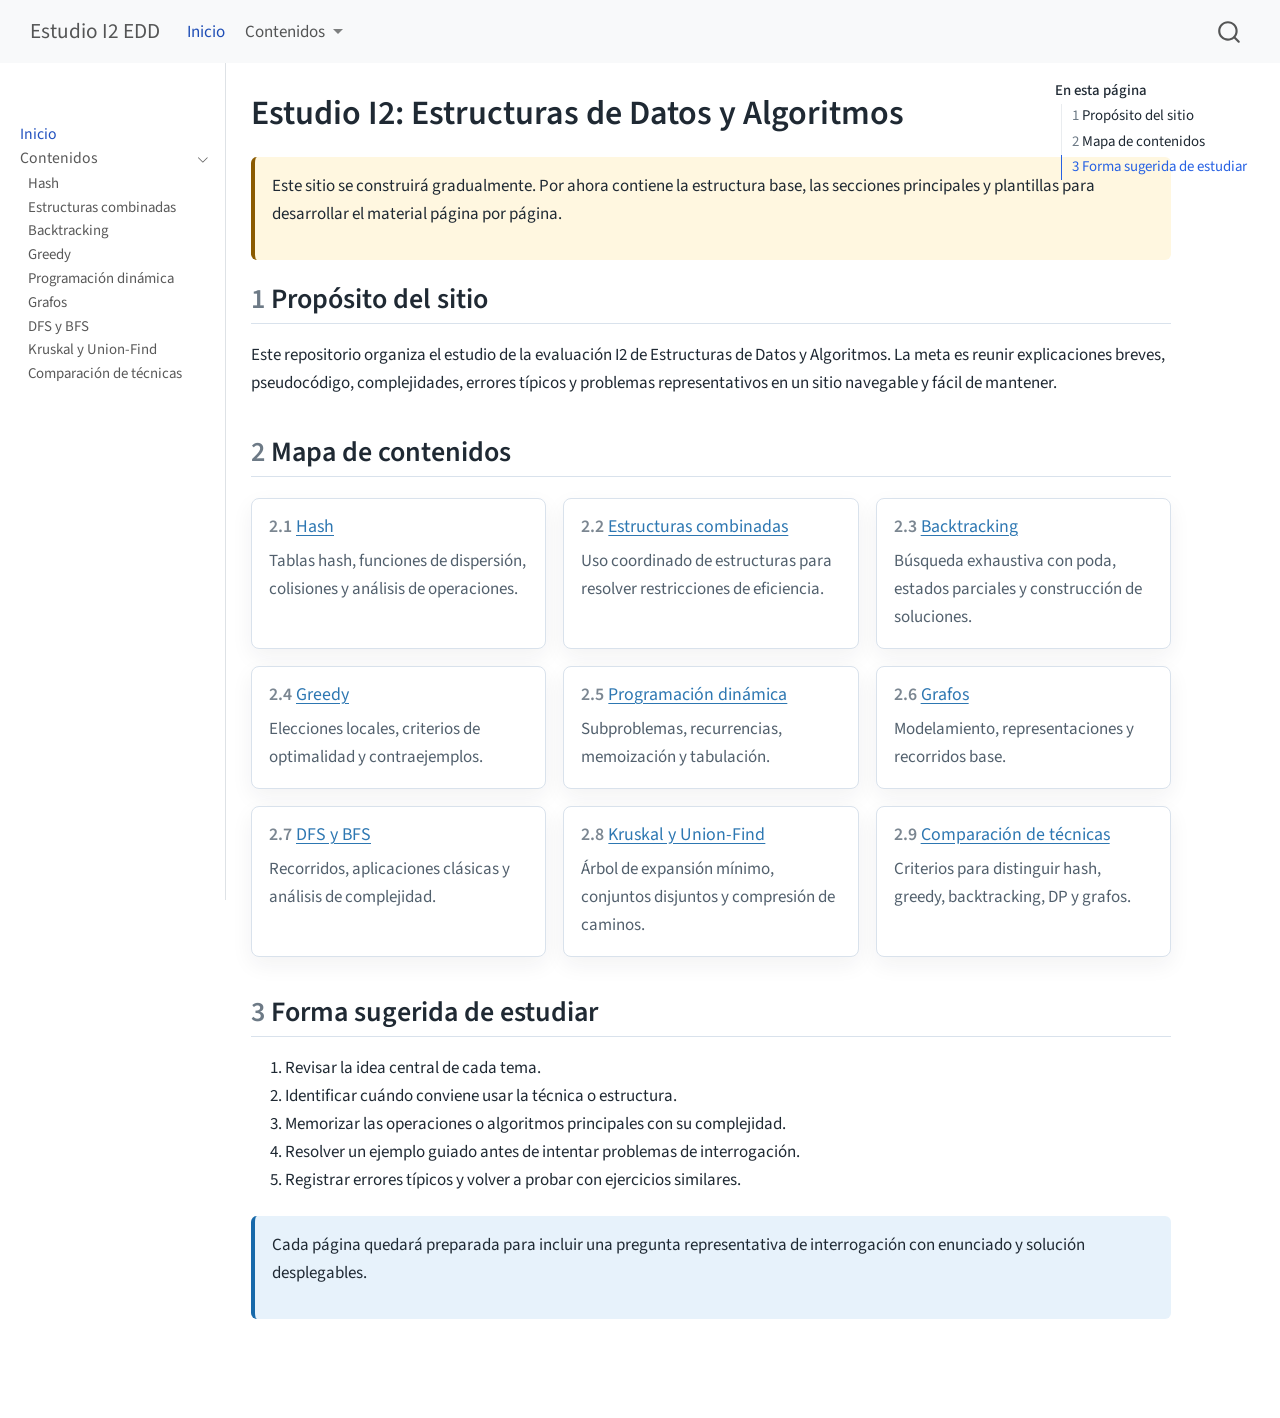
<file: docs/index.html>
<!DOCTYPE html>
<html xmlns="http://www.w3.org/1999/xhtml" lang="es" xml:lang="es"><head>

<meta charset="utf-8">
<meta name="generator" content="quarto-1.9.37">

<meta name="viewport" content="width=device-width, initial-scale=1.0, user-scalable=yes">


<title>Estudio I2: Estructuras de Datos y Algoritmos – Estudio I2 EDD</title>
<style>
/* Default styles provided by pandoc.
** See https://pandoc.org/MANUAL.html#variables-for-html for config info.
*/
code{white-space: pre-wrap;}
span.smallcaps{font-variant: small-caps;}
div.columns{display: flex; gap: min(4vw, 1.5em);}
div.column{flex: auto; overflow-x: auto;}
div.hanging-indent{margin-left: 1.5em; text-indent: -1.5em;}
ul.task-list{list-style: none;}
ul.task-list li input[type="checkbox"] {
  width: 0.8em;
  margin: 0 0.8em 0.2em -1em; /* quarto-specific, see https://github.com/quarto-dev/quarto-cli/issues/4556 */ 
  vertical-align: middle;
}
</style>


<script src="site_libs/quarto-nav/quarto-nav.js"></script>
<script src="site_libs/quarto-nav/headroom.min.js"></script>
<script src="site_libs/clipboard/clipboard.min.js"></script>
<script src="site_libs/quarto-search/autocomplete.umd.js"></script>
<script src="site_libs/quarto-search/fuse.min.js"></script>
<script src="site_libs/quarto-search/quarto-search.js"></script>
<meta name="quarto:offset" content="./">
<script src="site_libs/quarto-html/quarto.js" type="module"></script>
<script src="site_libs/quarto-html/tabsets/tabsets.js" type="module"></script>
<script src="site_libs/quarto-html/popper.min.js"></script>
<script src="site_libs/quarto-html/tippy.umd.min.js"></script>
<script src="site_libs/quarto-html/anchor.min.js"></script>
<link href="site_libs/quarto-html/tippy.css" rel="stylesheet">
<link href="site_libs/quarto-html/quarto-syntax-highlighting-7f8f88aac4f3542376d5c11b86a4c14d.css" rel="stylesheet" id="quarto-text-highlighting-styles">
<script src="site_libs/bootstrap/bootstrap.min.js"></script>
<link href="site_libs/bootstrap/bootstrap-icons.css" rel="stylesheet">
<link href="site_libs/bootstrap/bootstrap-43c0c2f12a66f17e429a0afab78a697c.min.css" rel="stylesheet" append-hash="true" id="quarto-bootstrap" data-mode="light">
<script id="quarto-search-options" type="application/json">{
  "location": "navbar",
  "copy-button": false,
  "collapse-after": 3,
  "panel-placement": "end",
  "type": "overlay",
  "limit": 50,
  "keyboard-shortcut": [
    "f",
    "/",
    "s"
  ],
  "show-item-context": false,
  "language": {
    "search-no-results-text": "No se han encontrado resultados",
    "search-matching-documents-text": "documentos encontrados",
    "search-copy-link-title": "Copiar el enlace en la búsqueda",
    "search-hide-matches-text": "Ocultar resultados adicionales",
    "search-more-match-text": "resultado adicional en este documento",
    "search-more-matches-text": "resultados adicionales en este documento",
    "search-clear-button-title": "Borrar",
    "search-text-placeholder": "",
    "search-detached-cancel-button-title": "Cancelar",
    "search-submit-button-title": "Enviar",
    "search-label": "Buscar"
  }
}</script>
<style>html{ scroll-behavior: smooth; }</style>


<link rel="stylesheet" href="styles.css">
</head>

<body class="nav-sidebar docked nav-fixed quarto-light">

<div id="quarto-search-results"></div>
  <header id="quarto-header" class="headroom fixed-top">
    <nav class="navbar navbar-expand-lg " data-bs-theme="dark">
      <div class="navbar-container container-fluid">
      <div class="navbar-brand-container mx-auto">
    <a class="navbar-brand" href="./index.html">
    <span class="navbar-title">Estudio I2 EDD</span>
    </a>
  </div>
            <div id="quarto-search" class="" title="Buscar"></div>
          <button class="navbar-toggler" type="button" data-bs-toggle="collapse" data-bs-target="#navbarCollapse" aria-controls="navbarCollapse" role="menu" aria-expanded="false" aria-label="Navegación de palanca" onclick="if (window.quartoToggleHeadroom) { window.quartoToggleHeadroom(); }">
  <span class="navbar-toggler-icon"></span>
</button>
          <div class="collapse navbar-collapse" id="navbarCollapse">
            <ul class="navbar-nav navbar-nav-scroll me-auto">
  <li class="nav-item">
    <a class="nav-link active" href="./index.html" aria-current="page"> 
<span class="menu-text">Inicio</span></a>
  </li>  
  <li class="nav-item dropdown ">
    <a class="nav-link dropdown-toggle" href="#" id="nav-menu-contenidos" role="link" data-bs-toggle="dropdown" aria-expanded="false">
 <span class="menu-text">Contenidos</span>
    </a>
    <ul class="dropdown-menu" aria-labelledby="nav-menu-contenidos">    
        <li>
    <a class="dropdown-item" href="./contenidos/hash.html">
 <span class="dropdown-text">Hash</span></a>
  </li>  
        <li>
    <a class="dropdown-item" href="./contenidos/estructuras-combinadas.html">
 <span class="dropdown-text">Estructuras combinadas</span></a>
  </li>  
        <li>
    <a class="dropdown-item" href="./contenidos/backtracking.html">
 <span class="dropdown-text">Backtracking</span></a>
  </li>  
        <li>
    <a class="dropdown-item" href="./contenidos/greedy.html">
 <span class="dropdown-text">Greedy</span></a>
  </li>  
        <li>
    <a class="dropdown-item" href="./contenidos/programacion-dinamica.html">
 <span class="dropdown-text">Programación dinámica</span></a>
  </li>  
        <li>
    <a class="dropdown-item" href="./contenidos/grafos.html">
 <span class="dropdown-text">Grafos</span></a>
  </li>  
        <li>
    <a class="dropdown-item" href="./contenidos/dfs-bfs.html">
 <span class="dropdown-text">DFS y BFS</span></a>
  </li>  
        <li>
    <a class="dropdown-item" href="./contenidos/kruskal-union-find.html">
 <span class="dropdown-text">Kruskal y Union-Find</span></a>
  </li>  
        <li>
    <a class="dropdown-item" href="./contenidos/comparacion-tecnicas.html">
 <span class="dropdown-text">Comparación de técnicas</span></a>
  </li>  
    </ul>
  </li>
</ul>
          </div> <!-- /navcollapse -->
            <div class="quarto-navbar-tools">
</div>
      </div> <!-- /container-fluid -->
    </nav>
  <nav class="quarto-secondary-nav">
    <div class="container-fluid d-flex">
      <button type="button" class="quarto-btn-toggle btn" data-bs-toggle="collapse" role="button" data-bs-target=".quarto-sidebar-collapse-item" aria-controls="quarto-sidebar" aria-expanded="false" aria-label="Alternar barra lateral" onclick="if (window.quartoToggleHeadroom) { window.quartoToggleHeadroom(); }">
        <i class="bi bi-layout-text-sidebar-reverse"></i>
      </button>
        <nav class="quarto-page-breadcrumbs" aria-label="breadcrumb"><ol class="breadcrumb"><li class="breadcrumb-item"><a href="./index.html">Inicio</a></li></ol></nav>
        <a class="flex-grow-1" role="navigation" data-bs-toggle="collapse" data-bs-target=".quarto-sidebar-collapse-item" aria-controls="quarto-sidebar" aria-expanded="false" aria-label="Alternar barra lateral" onclick="if (window.quartoToggleHeadroom) { window.quartoToggleHeadroom(); }">      
        </a>
      <button type="button" class="btn quarto-search-button" aria-label="Buscar" onclick="window.quartoOpenSearch();">
        <i class="bi bi-search"></i>
      </button>
    </div>
  </nav>
</header>
<!-- content -->
<div id="quarto-content" class="quarto-container page-columns page-rows-contents page-layout-article page-navbar">
<!-- sidebar -->
  <nav id="quarto-sidebar" class="sidebar collapse collapse-horizontal quarto-sidebar-collapse-item sidebar-navigation docked overflow-auto">
        <div class="mt-2 flex-shrink-0 align-items-center">
        <div class="sidebar-search">
        <div id="quarto-search" class="" title="Buscar"></div>
        </div>
        </div>
    <div class="sidebar-menu-container"> 
    <ul class="list-unstyled mt-1">
        <li class="sidebar-item">
  <div class="sidebar-item-container"> 
  <a href="./index.html" class="sidebar-item-text sidebar-link active">
 <span class="menu-text">Inicio</span></a>
  </div>
</li>
        <li class="sidebar-item sidebar-item-section">
      <div class="sidebar-item-container"> 
            <a class="sidebar-item-text sidebar-link text-start" data-bs-toggle="collapse" data-bs-target="#quarto-sidebar-section-1" role="navigation" aria-expanded="true">
 <span class="menu-text">Contenidos</span></a>
          <a class="sidebar-item-toggle text-start" data-bs-toggle="collapse" data-bs-target="#quarto-sidebar-section-1" role="navigation" aria-expanded="true" aria-label="Alternar sección">
            <i class="bi bi-chevron-right ms-2"></i>
          </a> 
      </div>
      <ul id="quarto-sidebar-section-1" class="collapse list-unstyled sidebar-section depth1 show">  
          <li class="sidebar-item">
  <div class="sidebar-item-container"> 
  <a href="./contenidos/hash.html" class="sidebar-item-text sidebar-link">
 <span class="menu-text">Hash</span></a>
  </div>
</li>
          <li class="sidebar-item">
  <div class="sidebar-item-container"> 
  <a href="./contenidos/estructuras-combinadas.html" class="sidebar-item-text sidebar-link">
 <span class="menu-text">Estructuras combinadas</span></a>
  </div>
</li>
          <li class="sidebar-item">
  <div class="sidebar-item-container"> 
  <a href="./contenidos/backtracking.html" class="sidebar-item-text sidebar-link">
 <span class="menu-text">Backtracking</span></a>
  </div>
</li>
          <li class="sidebar-item">
  <div class="sidebar-item-container"> 
  <a href="./contenidos/greedy.html" class="sidebar-item-text sidebar-link">
 <span class="menu-text">Greedy</span></a>
  </div>
</li>
          <li class="sidebar-item">
  <div class="sidebar-item-container"> 
  <a href="./contenidos/programacion-dinamica.html" class="sidebar-item-text sidebar-link">
 <span class="menu-text">Programación dinámica</span></a>
  </div>
</li>
          <li class="sidebar-item">
  <div class="sidebar-item-container"> 
  <a href="./contenidos/grafos.html" class="sidebar-item-text sidebar-link">
 <span class="menu-text">Grafos</span></a>
  </div>
</li>
          <li class="sidebar-item">
  <div class="sidebar-item-container"> 
  <a href="./contenidos/dfs-bfs.html" class="sidebar-item-text sidebar-link">
 <span class="menu-text">DFS y BFS</span></a>
  </div>
</li>
          <li class="sidebar-item">
  <div class="sidebar-item-container"> 
  <a href="./contenidos/kruskal-union-find.html" class="sidebar-item-text sidebar-link">
 <span class="menu-text">Kruskal y Union-Find</span></a>
  </div>
</li>
          <li class="sidebar-item">
  <div class="sidebar-item-container"> 
  <a href="./contenidos/comparacion-tecnicas.html" class="sidebar-item-text sidebar-link">
 <span class="menu-text">Comparación de técnicas</span></a>
  </div>
</li>
      </ul>
  </li>
    </ul>
    </div>
</nav>
<div id="quarto-sidebar-glass" class="quarto-sidebar-collapse-item" data-bs-toggle="collapse" data-bs-target=".quarto-sidebar-collapse-item"></div>
<!-- margin-sidebar -->
    <div id="quarto-margin-sidebar" class="sidebar margin-sidebar">
        <nav id="TOC" role="doc-toc" class="toc-active">
    <h2 id="toc-title">En esta página</h2>
   
  <ul>
  <li><a href="#propósito-del-sitio" id="toc-propósito-del-sitio" class="nav-link active" data-scroll-target="#propósito-del-sitio"><span class="header-section-number">1</span> Propósito del sitio</a></li>
  <li><a href="#mapa-de-contenidos" id="toc-mapa-de-contenidos" class="nav-link" data-scroll-target="#mapa-de-contenidos"><span class="header-section-number">2</span> Mapa de contenidos</a></li>
  <li><a href="#forma-sugerida-de-estudiar" id="toc-forma-sugerida-de-estudiar" class="nav-link" data-scroll-target="#forma-sugerida-de-estudiar"><span class="header-section-number">3</span> Forma sugerida de estudiar</a></li>
  </ul>
</nav>
    </div>
<!-- main -->
<main class="content" id="quarto-document-content">

<header id="title-block-header" class="quarto-title-block default">
<div class="quarto-title">
<h1 class="title">Estudio I2: Estructuras de Datos y Algoritmos</h1>
</div>



<div class="quarto-title-meta">

    
  
    
  </div>
  


</header>


<div class="bloque advertencia">
<p>Este sitio se construirá gradualmente. Por ahora contiene la estructura base, las secciones principales y plantillas para desarrollar el material página por página.</p>
</div>
<section id="propósito-del-sitio" class="level2" data-number="1">
<h2 data-number="1" class="anchored" data-anchor-id="propósito-del-sitio"><span class="header-section-number">1</span> Propósito del sitio</h2>
<p>Este repositorio organiza el estudio de la evaluación I2 de Estructuras de Datos y Algoritmos. La meta es reunir explicaciones breves, pseudocódigo, complejidades, errores típicos y problemas representativos en un sitio navegable y fácil de mantener.</p>
</section>
<section id="mapa-de-contenidos" class="level2" data-number="2">
<h2 data-number="2" class="anchored" data-anchor-id="mapa-de-contenidos"><span class="header-section-number">2</span> Mapa de contenidos</h2>
<div class="tarjetas">
<section id="hash" class="level3 tarjeta" data-number="2.1">
<h3 data-number="2.1" class="anchored" data-anchor-id="hash"><span class="header-section-number">2.1</span> <a href="./contenidos/hash.html">Hash</a></h3>
<p>Tablas hash, funciones de dispersión, colisiones y análisis de operaciones.</p>
</section>
<section id="estructuras-combinadas" class="level3 tarjeta" data-number="2.2">
<h3 data-number="2.2" class="anchored" data-anchor-id="estructuras-combinadas"><span class="header-section-number">2.2</span> <a href="./contenidos/estructuras-combinadas.html">Estructuras combinadas</a></h3>
<p>Uso coordinado de estructuras para resolver restricciones de eficiencia.</p>
</section>
<section id="backtracking" class="level3 tarjeta" data-number="2.3">
<h3 data-number="2.3" class="anchored" data-anchor-id="backtracking"><span class="header-section-number">2.3</span> <a href="./contenidos/backtracking.html">Backtracking</a></h3>
<p>Búsqueda exhaustiva con poda, estados parciales y construcción de soluciones.</p>
</section>
<section id="greedy" class="level3 tarjeta" data-number="2.4">
<h3 data-number="2.4" class="anchored" data-anchor-id="greedy"><span class="header-section-number">2.4</span> <a href="./contenidos/greedy.html">Greedy</a></h3>
<p>Elecciones locales, criterios de optimalidad y contraejemplos.</p>
</section>
<section id="programación-dinámica" class="level3 tarjeta" data-number="2.5">
<h3 data-number="2.5" class="anchored" data-anchor-id="programación-dinámica"><span class="header-section-number">2.5</span> <a href="./contenidos/programacion-dinamica.html">Programación dinámica</a></h3>
<p>Subproblemas, recurrencias, memoización y tabulación.</p>
</section>
<section id="grafos" class="level3 tarjeta" data-number="2.6">
<h3 data-number="2.6" class="anchored" data-anchor-id="grafos"><span class="header-section-number">2.6</span> <a href="./contenidos/grafos.html">Grafos</a></h3>
<p>Modelamiento, representaciones y recorridos base.</p>
</section>
<section id="dfs-y-bfs" class="level3 tarjeta" data-number="2.7">
<h3 data-number="2.7" class="anchored" data-anchor-id="dfs-y-bfs"><span class="header-section-number">2.7</span> <a href="./contenidos/dfs-bfs.html">DFS y BFS</a></h3>
<p>Recorridos, aplicaciones clásicas y análisis de complejidad.</p>
</section>
<section id="kruskal-y-union-find" class="level3 tarjeta" data-number="2.8">
<h3 data-number="2.8" class="anchored" data-anchor-id="kruskal-y-union-find"><span class="header-section-number">2.8</span> <a href="./contenidos/kruskal-union-find.html">Kruskal y Union-Find</a></h3>
<p>Árbol de expansión mínimo, conjuntos disjuntos y compresión de caminos.</p>
</section>
<section id="comparación-de-técnicas" class="level3 tarjeta" data-number="2.9">
<h3 data-number="2.9" class="anchored" data-anchor-id="comparación-de-técnicas"><span class="header-section-number">2.9</span> <a href="./contenidos/comparacion-tecnicas.html">Comparación de técnicas</a></h3>
<p>Criterios para distinguir hash, greedy, backtracking, DP y grafos.</p>
</section>
</div>
</section>
<section id="forma-sugerida-de-estudiar" class="level2" data-number="3">
<h2 data-number="3" class="anchored" data-anchor-id="forma-sugerida-de-estudiar"><span class="header-section-number">3</span> Forma sugerida de estudiar</h2>
<ol type="1">
<li>Revisar la idea central de cada tema.</li>
<li>Identificar cuándo conviene usar la técnica o estructura.</li>
<li>Memorizar las operaciones o algoritmos principales con su complejidad.</li>
<li>Resolver un ejemplo guiado antes de intentar problemas de interrogación.</li>
<li>Registrar errores típicos y volver a probar con ejercicios similares.</li>
</ol>
<div class="bloque pregunta-prueba">
<p>Cada página quedará preparada para incluir una pregunta representativa de interrogación con enunciado y solución desplegables.</p>
</div>


</section>

</main> <!-- /main -->
<script id="quarto-html-after-body" type="application/javascript">
  window.document.addEventListener("DOMContentLoaded", function (event) {
    const icon = "";
    const anchorJS = new window.AnchorJS();
    anchorJS.options = {
      placement: 'right',
      icon: icon
    };
    anchorJS.add('.anchored');
    const isCodeAnnotation = (el) => {
      for (const clz of el.classList) {
        if (clz.startsWith('code-annotation-')) {                     
          return true;
        }
      }
      return false;
    }
    const onCopySuccess = function(e) {
      // button target
      const button = e.trigger;
      // don't keep focus
      button.blur();
      // flash "checked"
      button.classList.add('code-copy-button-checked');
      var currentTitle = button.getAttribute("title");
      button.setAttribute("title", "Copiado");
      let tooltip;
      if (window.bootstrap) {
        button.setAttribute("data-bs-toggle", "tooltip");
        button.setAttribute("data-bs-placement", "left");
        button.setAttribute("data-bs-title", "Copiado");
        tooltip = new bootstrap.Tooltip(button, 
          { trigger: "manual", 
            customClass: "code-copy-button-tooltip",
            offset: [0, -8]});
        tooltip.show();    
      }
      setTimeout(function() {
        if (tooltip) {
          tooltip.hide();
          button.removeAttribute("data-bs-title");
          button.removeAttribute("data-bs-toggle");
          button.removeAttribute("data-bs-placement");
        }
        button.setAttribute("title", currentTitle);
        button.classList.remove('code-copy-button-checked');
      }, 1000);
      // clear code selection
      e.clearSelection();
    }
    const getTextToCopy = function(trigger) {
      const outerScaffold = trigger.parentElement.cloneNode(true);
      const codeEl = outerScaffold.querySelector('code');
      for (const childEl of codeEl.children) {
        if (isCodeAnnotation(childEl)) {
          childEl.remove();
        }
      }
      return codeEl.innerText;
    }
    const clipboard = new window.ClipboardJS('.code-copy-button:not([data-in-quarto-modal])', {
      text: getTextToCopy
    });
    clipboard.on('success', onCopySuccess);
    if (window.document.getElementById('quarto-embedded-source-code-modal')) {
      const clipboardModal = new window.ClipboardJS('.code-copy-button[data-in-quarto-modal]', {
        text: getTextToCopy,
        container: window.document.getElementById('quarto-embedded-source-code-modal')
      });
      clipboardModal.on('success', onCopySuccess);
    }
      var localhostRegex = new RegExp(/^(?:http|https):\/\/localhost\:?[0-9]*\//);
      var mailtoRegex = new RegExp(/^mailto:/);
        var filterRegex = new RegExp("https:\/\/ngulloa\.github\.io\/edd\/");
      var isInternal = (href) => {
          return filterRegex.test(href) || localhostRegex.test(href) || mailtoRegex.test(href);
      }
      // Inspect non-navigation links and adorn them if external
     var links = window.document.querySelectorAll('a[href]:not(.nav-link):not(.navbar-brand):not(.toc-action):not(.sidebar-link):not(.sidebar-item-toggle):not(.pagination-link):not(.no-external):not([aria-hidden]):not(.dropdown-item):not(.quarto-navigation-tool):not(.about-link)');
      for (var i=0; i<links.length; i++) {
        const link = links[i];
        if (!isInternal(link.href)) {
          // undo the damage that might have been done by quarto-nav.js in the case of
          // links that we want to consider external
          if (link.dataset.originalHref !== undefined) {
            link.href = link.dataset.originalHref;
          }
        }
      }
    function tippyHover(el, contentFn, onTriggerFn, onUntriggerFn) {
      const config = {
        allowHTML: true,
        maxWidth: 500,
        delay: 100,
        arrow: false,
        appendTo: function(el) {
            return el.parentElement;
        },
        interactive: true,
        interactiveBorder: 10,
        theme: 'quarto',
        placement: 'bottom-start',
      };
      if (contentFn) {
        config.content = contentFn;
      }
      if (onTriggerFn) {
        config.onTrigger = onTriggerFn;
      }
      if (onUntriggerFn) {
        config.onUntrigger = onUntriggerFn;
      }
      window.tippy(el, config); 
    }
    const noterefs = window.document.querySelectorAll('a[role="doc-noteref"]');
    for (var i=0; i<noterefs.length; i++) {
      const ref = noterefs[i];
      tippyHover(ref, function() {
        // use id or data attribute instead here
        let href = ref.getAttribute('data-footnote-href') || ref.getAttribute('href');
        try { href = new URL(href).hash; } catch {}
        const id = href.replace(/^#\/?/, "");
        const note = window.document.getElementById(id);
        if (note) {
          return note.innerHTML;
        } else {
          return "";
        }
      });
    }
    const xrefs = window.document.querySelectorAll('a.quarto-xref');
    const processXRef = (id, note) => {
      // Strip column container classes
      const stripColumnClz = (el) => {
        el.classList.remove("page-full", "page-columns");
        if (el.children) {
          for (const child of el.children) {
            stripColumnClz(child);
          }
        }
      }
      stripColumnClz(note)
      if (id === null || id.startsWith('sec-')) {
        // Special case sections, only their first couple elements
        const container = document.createElement("div");
        if (note.children && note.children.length > 2) {
          container.appendChild(note.children[0].cloneNode(true));
          for (let i = 1; i < note.children.length; i++) {
            const child = note.children[i];
            if (child.tagName === "P" && child.innerText === "") {
              continue;
            } else {
              container.appendChild(child.cloneNode(true));
              break;
            }
          }
          if (window.Quarto?.typesetMath) {
            window.Quarto.typesetMath(container);
          }
          return container.innerHTML
        } else {
          if (window.Quarto?.typesetMath) {
            window.Quarto.typesetMath(note);
          }
          return note.innerHTML;
        }
      } else {
        // Remove any anchor links if they are present
        const anchorLink = note.querySelector('a.anchorjs-link');
        if (anchorLink) {
          anchorLink.remove();
        }
        if (window.Quarto?.typesetMath) {
          window.Quarto.typesetMath(note);
        }
        if (note.classList.contains("callout")) {
          return note.outerHTML;
        } else {
          return note.innerHTML;
        }
      }
    }
    for (var i=0; i<xrefs.length; i++) {
      const xref = xrefs[i];
      tippyHover(xref, undefined, function(instance) {
        instance.disable();
        let url = xref.getAttribute('href');
        let hash = undefined; 
        if (url.startsWith('#')) {
          hash = url;
        } else {
          try { hash = new URL(url).hash; } catch {}
        }
        if (hash) {
          const id = hash.replace(/^#\/?/, "");
          const note = window.document.getElementById(id);
          if (note !== null) {
            try {
              const html = processXRef(id, note.cloneNode(true));
              instance.setContent(html);
            } finally {
              instance.enable();
              instance.show();
            }
          } else {
            // See if we can fetch this
            fetch(url.split('#')[0])
            .then(res => res.text())
            .then(html => {
              const parser = new DOMParser();
              const htmlDoc = parser.parseFromString(html, "text/html");
              const note = htmlDoc.getElementById(id);
              if (note !== null) {
                const html = processXRef(id, note);
                instance.setContent(html);
              } 
            }).finally(() => {
              instance.enable();
              instance.show();
            });
          }
        } else {
          // See if we can fetch a full url (with no hash to target)
          // This is a special case and we should probably do some content thinning / targeting
          fetch(url)
          .then(res => res.text())
          .then(html => {
            const parser = new DOMParser();
            const htmlDoc = parser.parseFromString(html, "text/html");
            const note = htmlDoc.querySelector('main.content');
            if (note !== null) {
              // This should only happen for chapter cross references
              // (since there is no id in the URL)
              // remove the first header
              if (note.children.length > 0 && note.children[0].tagName === "HEADER") {
                note.children[0].remove();
              }
              const html = processXRef(null, note);
              instance.setContent(html);
            } 
          }).finally(() => {
            instance.enable();
            instance.show();
          });
        }
      }, function(instance) {
      });
    }
        let selectedAnnoteEl;
        const selectorForAnnotation = ( cell, annotation) => {
          let cellAttr = 'data-code-cell="' + cell + '"';
          let lineAttr = 'data-code-annotation="' +  annotation + '"';
          const selector = 'span[' + cellAttr + '][' + lineAttr + ']';
          return selector;
        }
        const selectCodeLines = (annoteEl) => {
          const doc = window.document;
          const targetCell = annoteEl.getAttribute("data-target-cell");
          const targetAnnotation = annoteEl.getAttribute("data-target-annotation");
          const annoteSpan = window.document.querySelector(selectorForAnnotation(targetCell, targetAnnotation));
          const lines = annoteSpan.getAttribute("data-code-lines").split(",");
          const lineIds = lines.map((line) => {
            return targetCell + "-" + line;
          })
          let top = null;
          let height = null;
          let parent = null;
          if (lineIds.length > 0) {
              //compute the position of the single el (top and bottom and make a div)
              const el = window.document.getElementById(lineIds[0]);
              top = el.offsetTop;
              height = el.offsetHeight;
              parent = el.parentElement.parentElement;
            if (lineIds.length > 1) {
              const lastEl = window.document.getElementById(lineIds[lineIds.length - 1]);
              const bottom = lastEl.offsetTop + lastEl.offsetHeight;
              height = bottom - top;
            }
            if (top !== null && height !== null && parent !== null) {
              // cook up a div (if necessary) and position it 
              let div = window.document.getElementById("code-annotation-line-highlight");
              if (div === null) {
                div = window.document.createElement("div");
                div.setAttribute("id", "code-annotation-line-highlight");
                div.style.position = 'absolute';
                parent.appendChild(div);
              }
              div.style.top = top - 2 + "px";
              div.style.height = height + 4 + "px";
              div.style.left = 0;
              let gutterDiv = window.document.getElementById("code-annotation-line-highlight-gutter");
              if (gutterDiv === null) {
                gutterDiv = window.document.createElement("div");
                gutterDiv.setAttribute("id", "code-annotation-line-highlight-gutter");
                gutterDiv.style.position = 'absolute';
                const codeCell = window.document.getElementById(targetCell);
                const gutter = codeCell.querySelector('.code-annotation-gutter');
                gutter.appendChild(gutterDiv);
              }
              gutterDiv.style.top = top - 2 + "px";
              gutterDiv.style.height = height + 4 + "px";
            }
            selectedAnnoteEl = annoteEl;
          }
        };
        const unselectCodeLines = () => {
          const elementsIds = ["code-annotation-line-highlight", "code-annotation-line-highlight-gutter"];
          elementsIds.forEach((elId) => {
            const div = window.document.getElementById(elId);
            if (div) {
              div.remove();
            }
          });
          selectedAnnoteEl = undefined;
        };
          // Handle positioning of the toggle
      window.addEventListener(
        "resize",
        throttle(() => {
          elRect = undefined;
          if (selectedAnnoteEl) {
            selectCodeLines(selectedAnnoteEl);
          }
        }, 10)
      );
      function throttle(fn, ms) {
      let throttle = false;
      let timer;
        return (...args) => {
          if(!throttle) { // first call gets through
              fn.apply(this, args);
              throttle = true;
          } else { // all the others get throttled
              if(timer) clearTimeout(timer); // cancel #2
              timer = setTimeout(() => {
                fn.apply(this, args);
                timer = throttle = false;
              }, ms);
          }
        };
      }
        // Attach click handler to the DT
        const annoteDls = window.document.querySelectorAll('dt[data-target-cell]');
        for (const annoteDlNode of annoteDls) {
          annoteDlNode.addEventListener('click', (event) => {
            const clickedEl = event.target;
            if (clickedEl !== selectedAnnoteEl) {
              unselectCodeLines();
              const activeEl = window.document.querySelector('dt[data-target-cell].code-annotation-active');
              if (activeEl) {
                activeEl.classList.remove('code-annotation-active');
              }
              selectCodeLines(clickedEl);
              clickedEl.classList.add('code-annotation-active');
            } else {
              // Unselect the line
              unselectCodeLines();
              clickedEl.classList.remove('code-annotation-active');
            }
          });
        }
    const findCites = (el) => {
      const parentEl = el.parentElement;
      if (parentEl) {
        const cites = parentEl.dataset.cites;
        if (cites) {
          return {
            el,
            cites: cites.split(' ')
          };
        } else {
          return findCites(el.parentElement)
        }
      } else {
        return undefined;
      }
    };
    var bibliorefs = window.document.querySelectorAll('a[role="doc-biblioref"]');
    for (var i=0; i<bibliorefs.length; i++) {
      const ref = bibliorefs[i];
      const citeInfo = findCites(ref);
      if (citeInfo) {
        tippyHover(citeInfo.el, function() {
          var popup = window.document.createElement('div');
          citeInfo.cites.forEach(function(cite) {
            var citeDiv = window.document.createElement('div');
            citeDiv.classList.add('hanging-indent');
            citeDiv.classList.add('csl-entry');
            var biblioDiv = window.document.getElementById('ref-' + cite);
            if (biblioDiv) {
              citeDiv.innerHTML = biblioDiv.innerHTML;
            }
            popup.appendChild(citeDiv);
          });
          return popup.innerHTML;
        });
      }
    }
  });
  </script>
</div> <!-- /content -->




<script src="site_libs/quarto-html/zenscroll-min.js"></script>
</body></html>
</file>
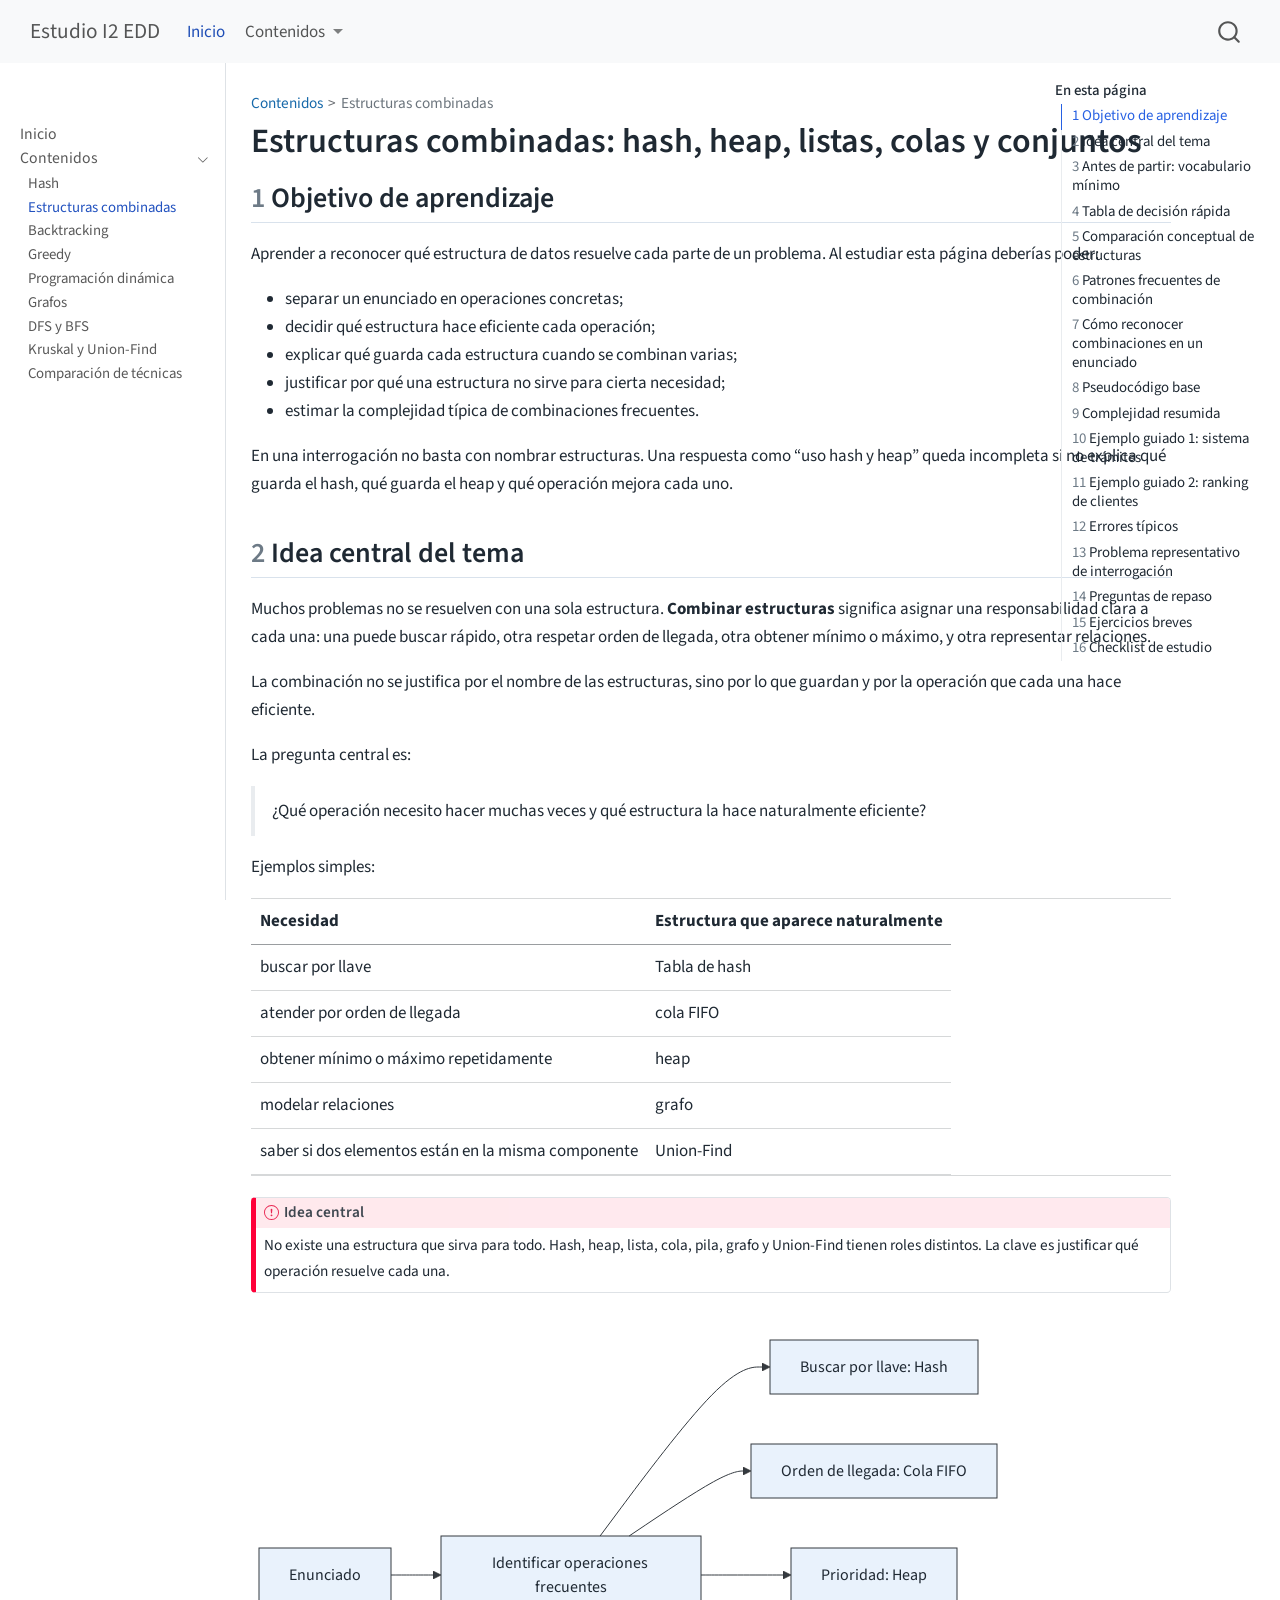
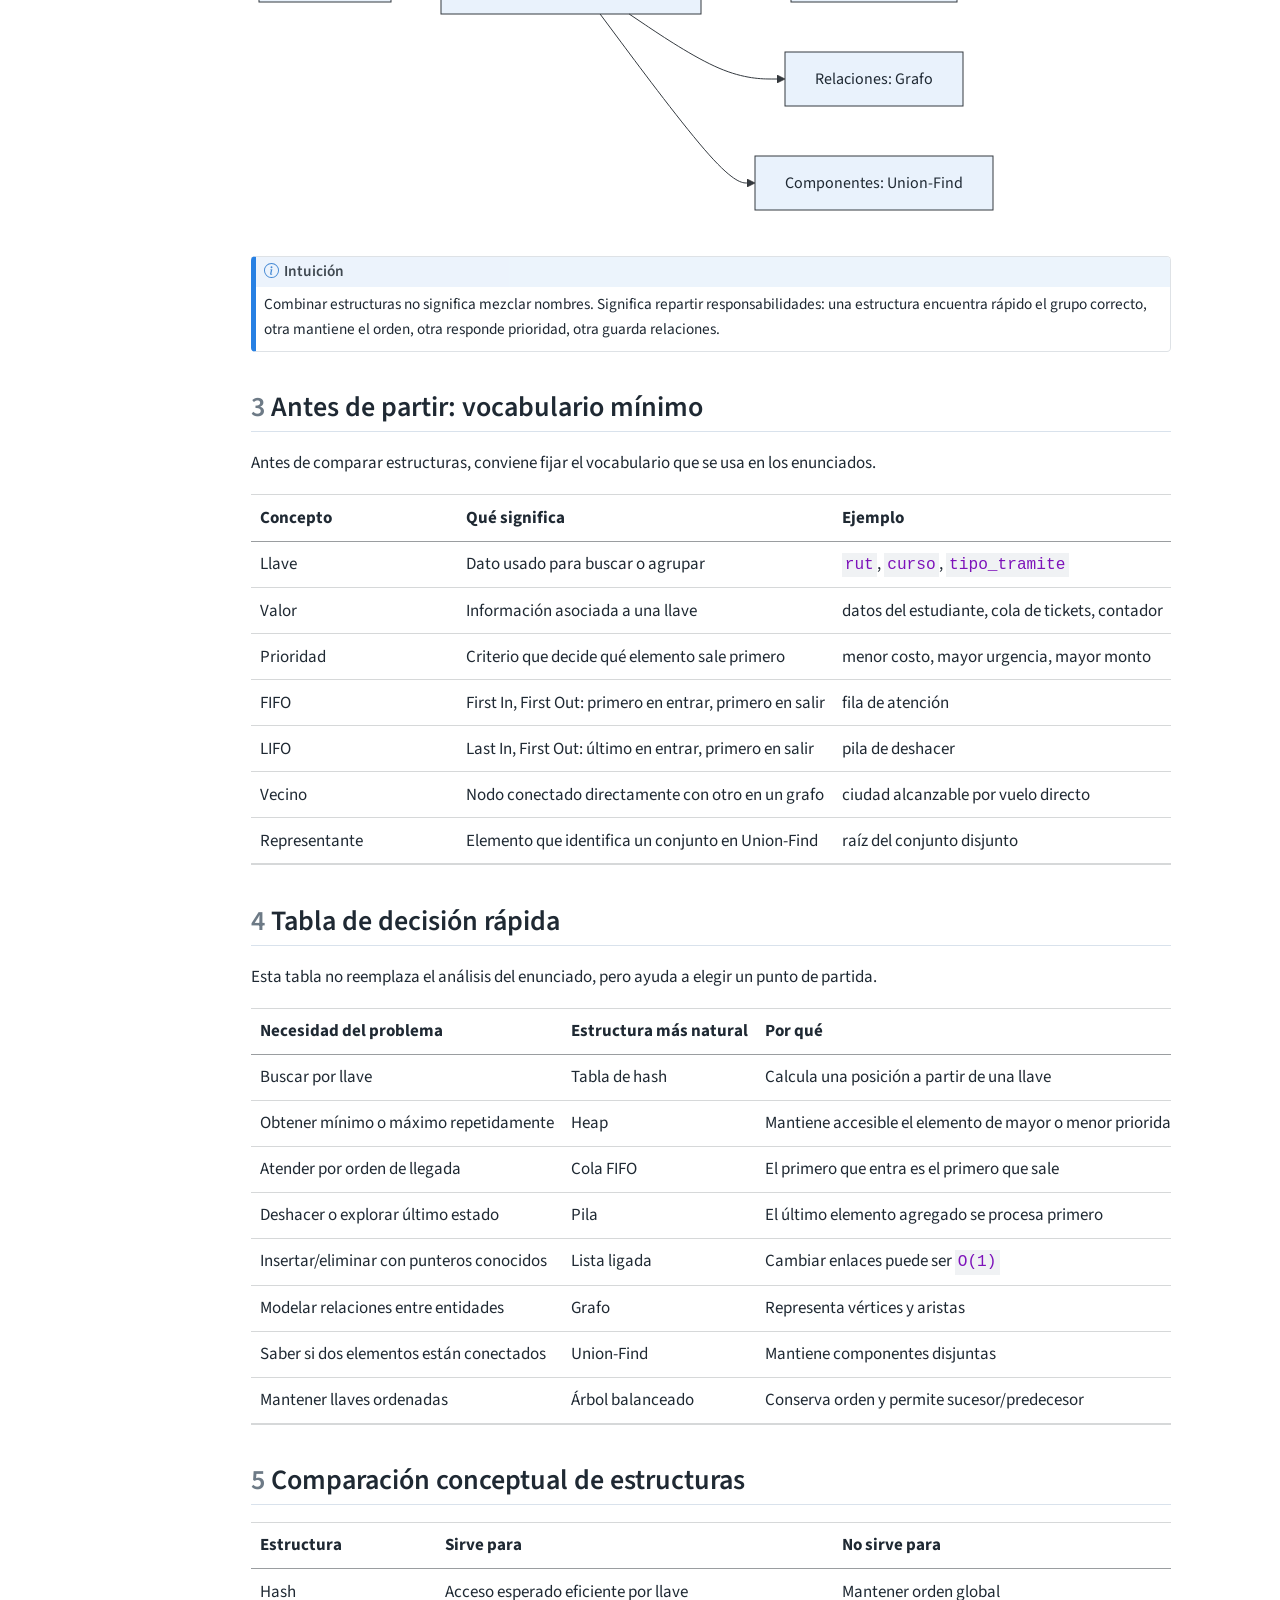
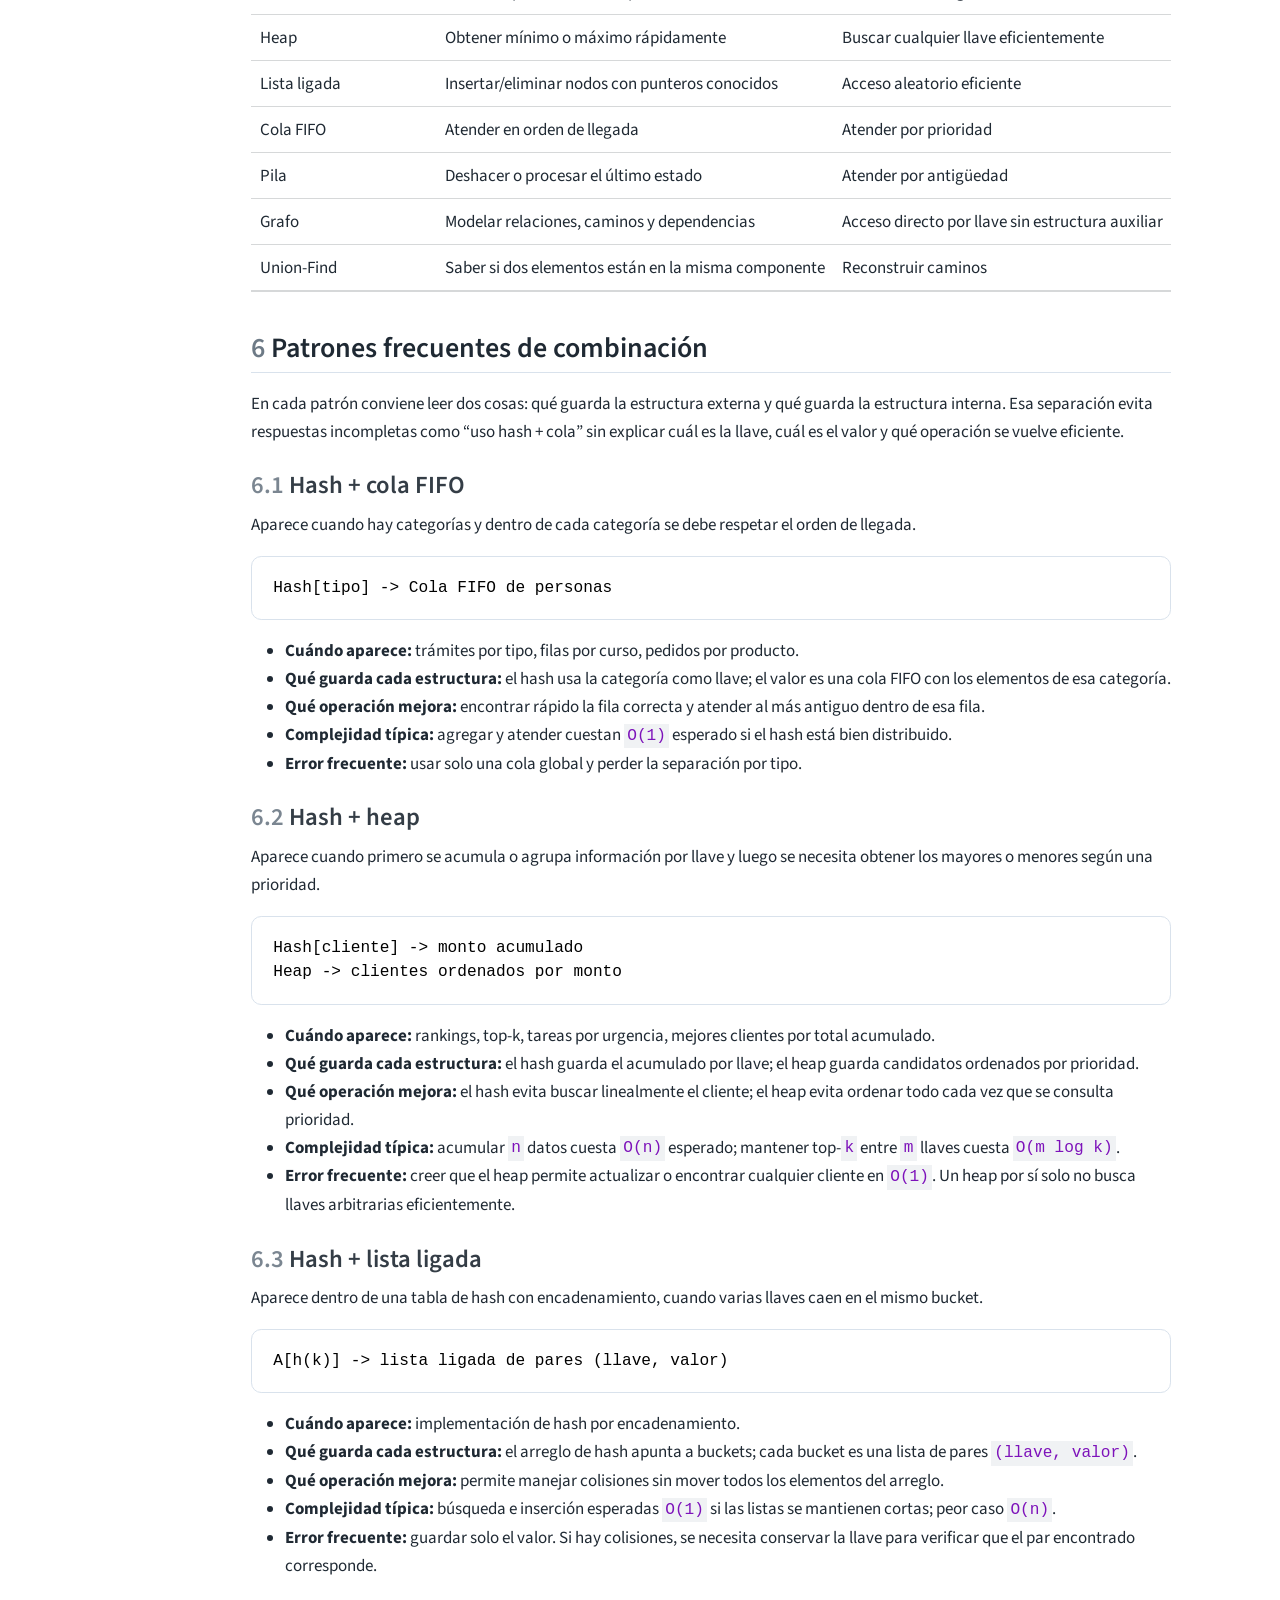
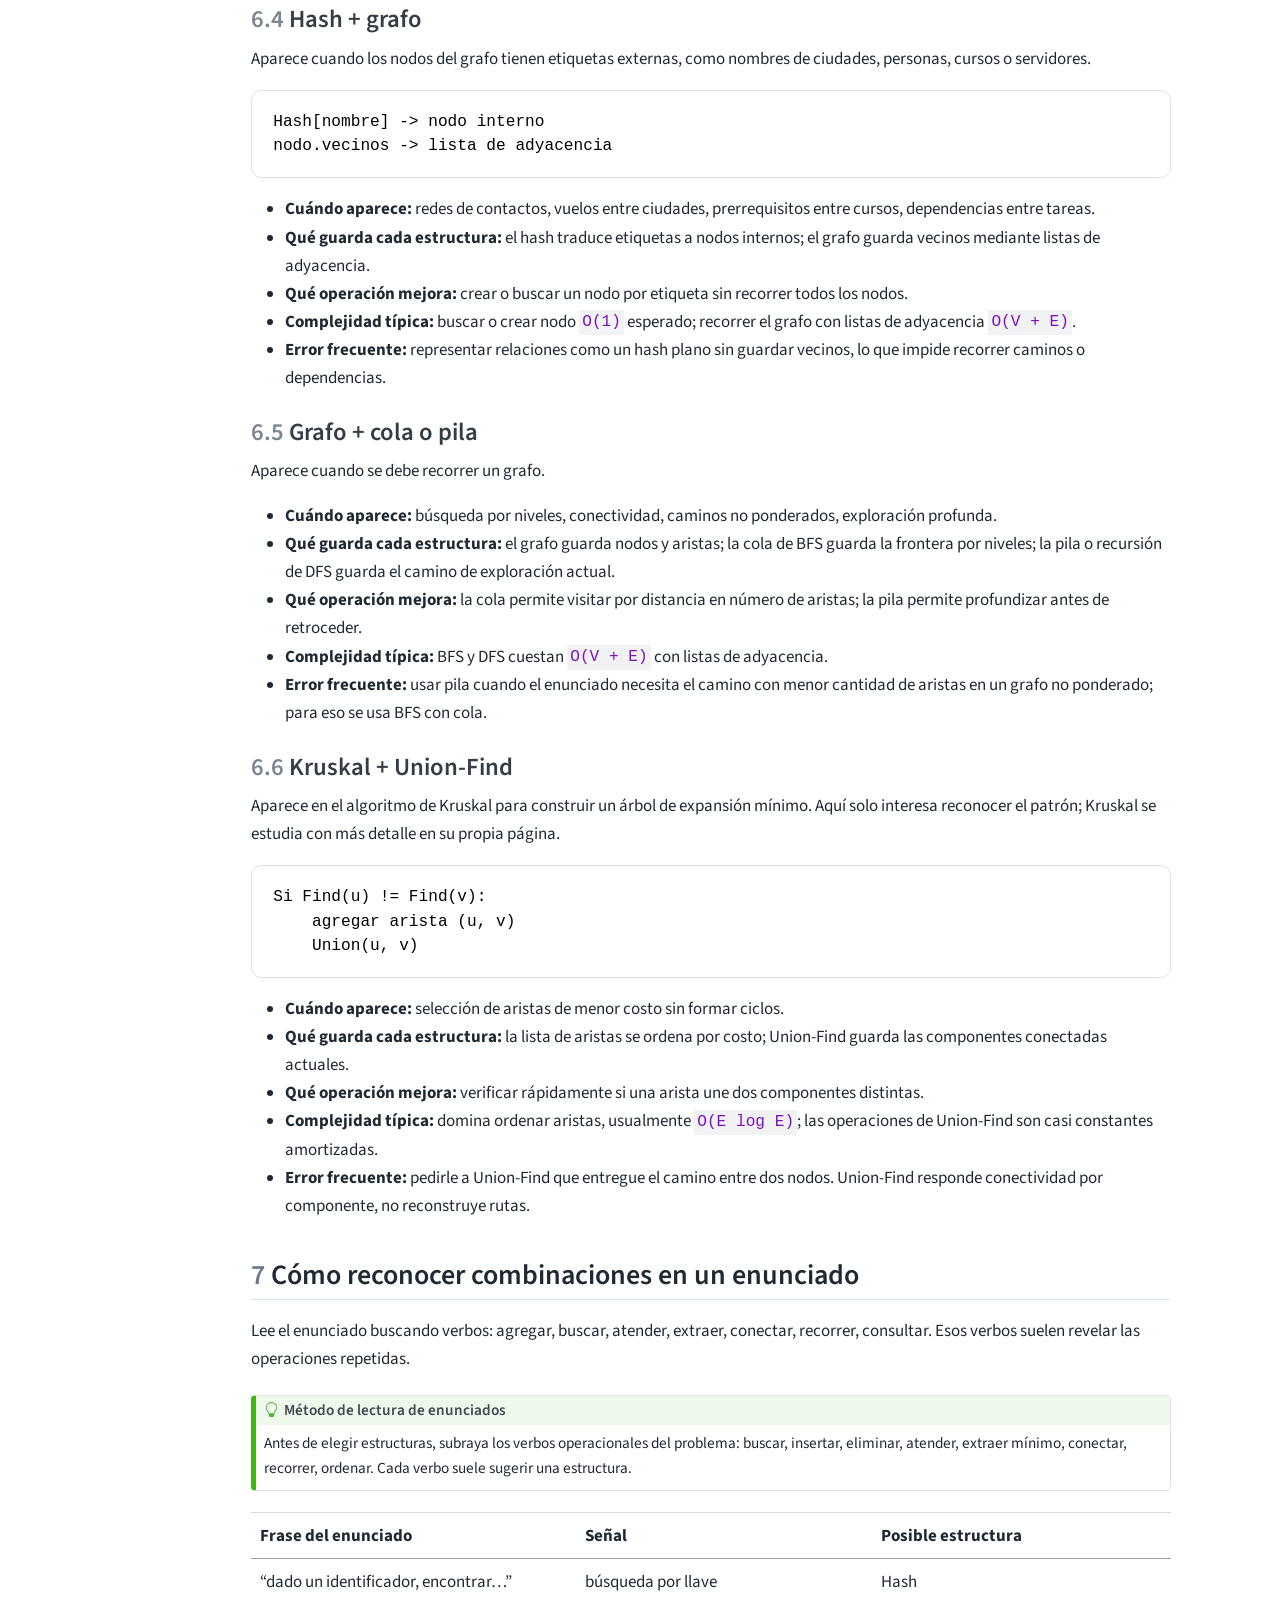
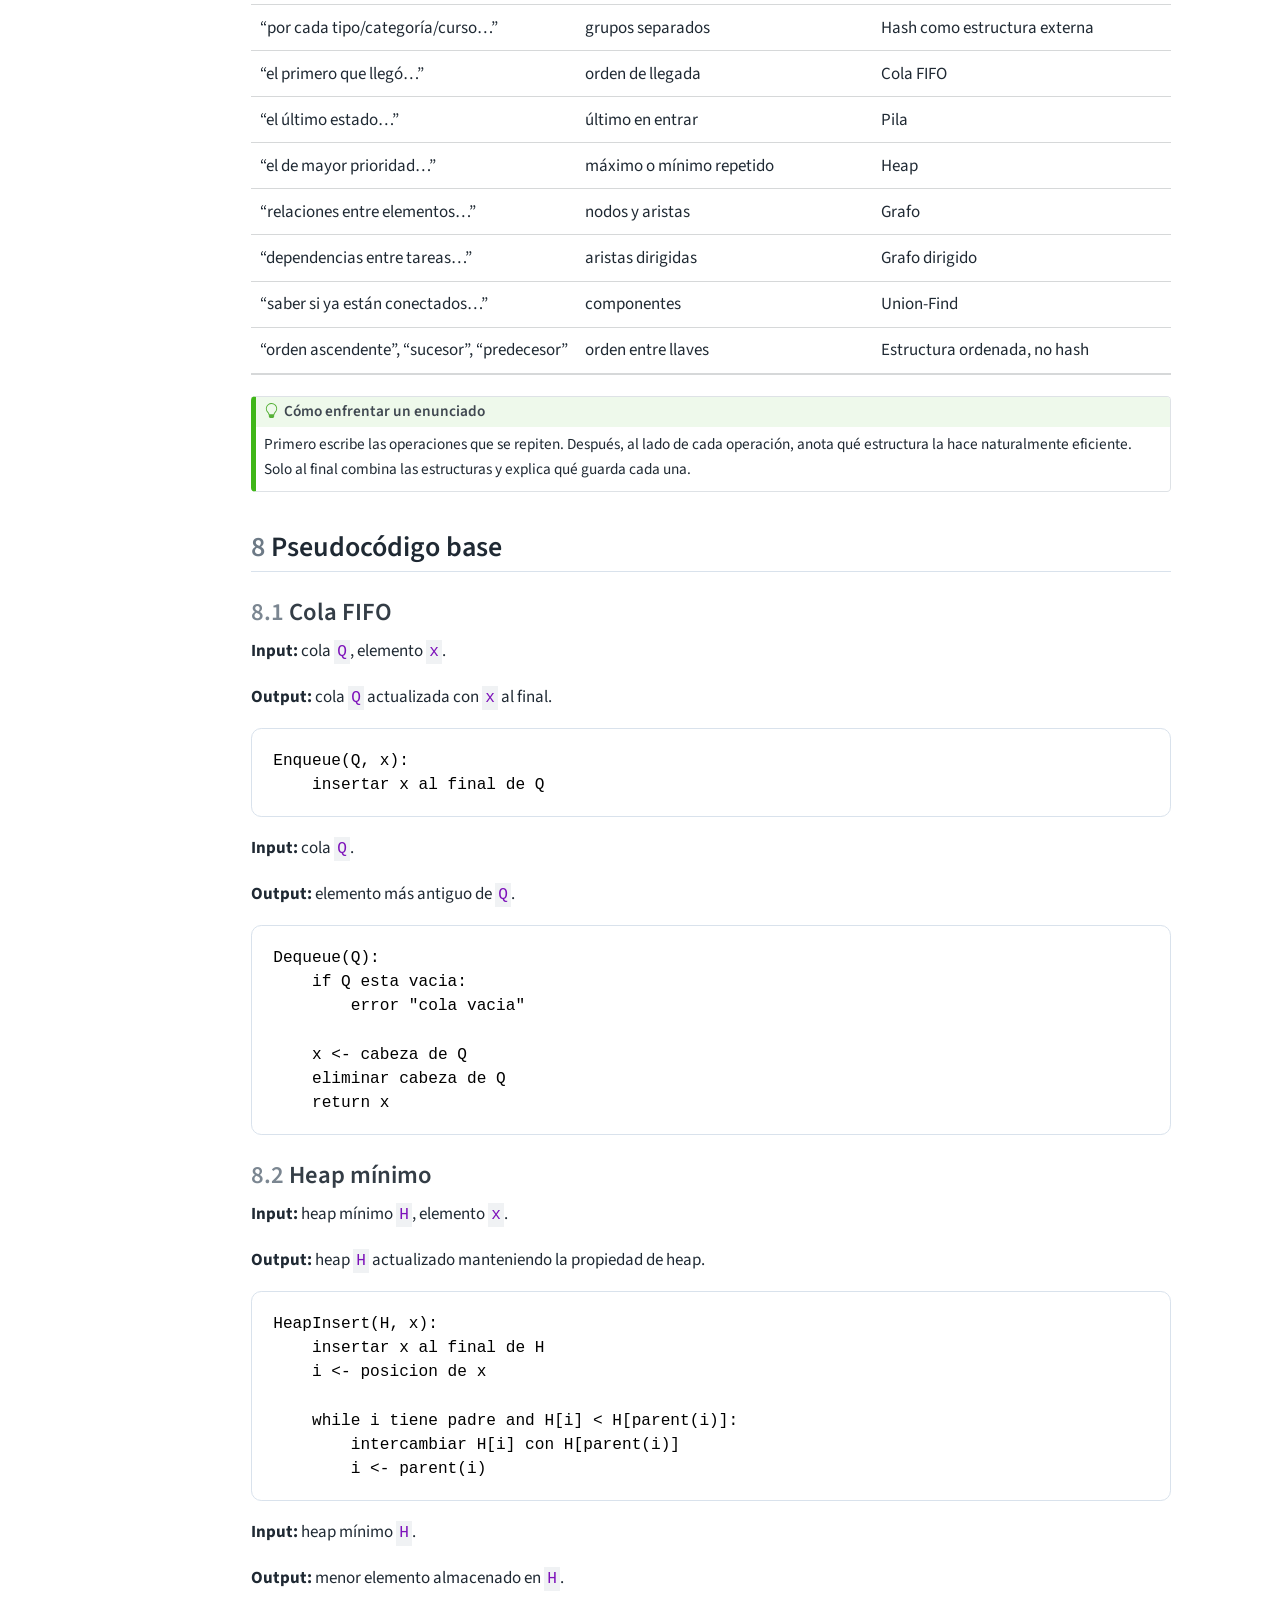
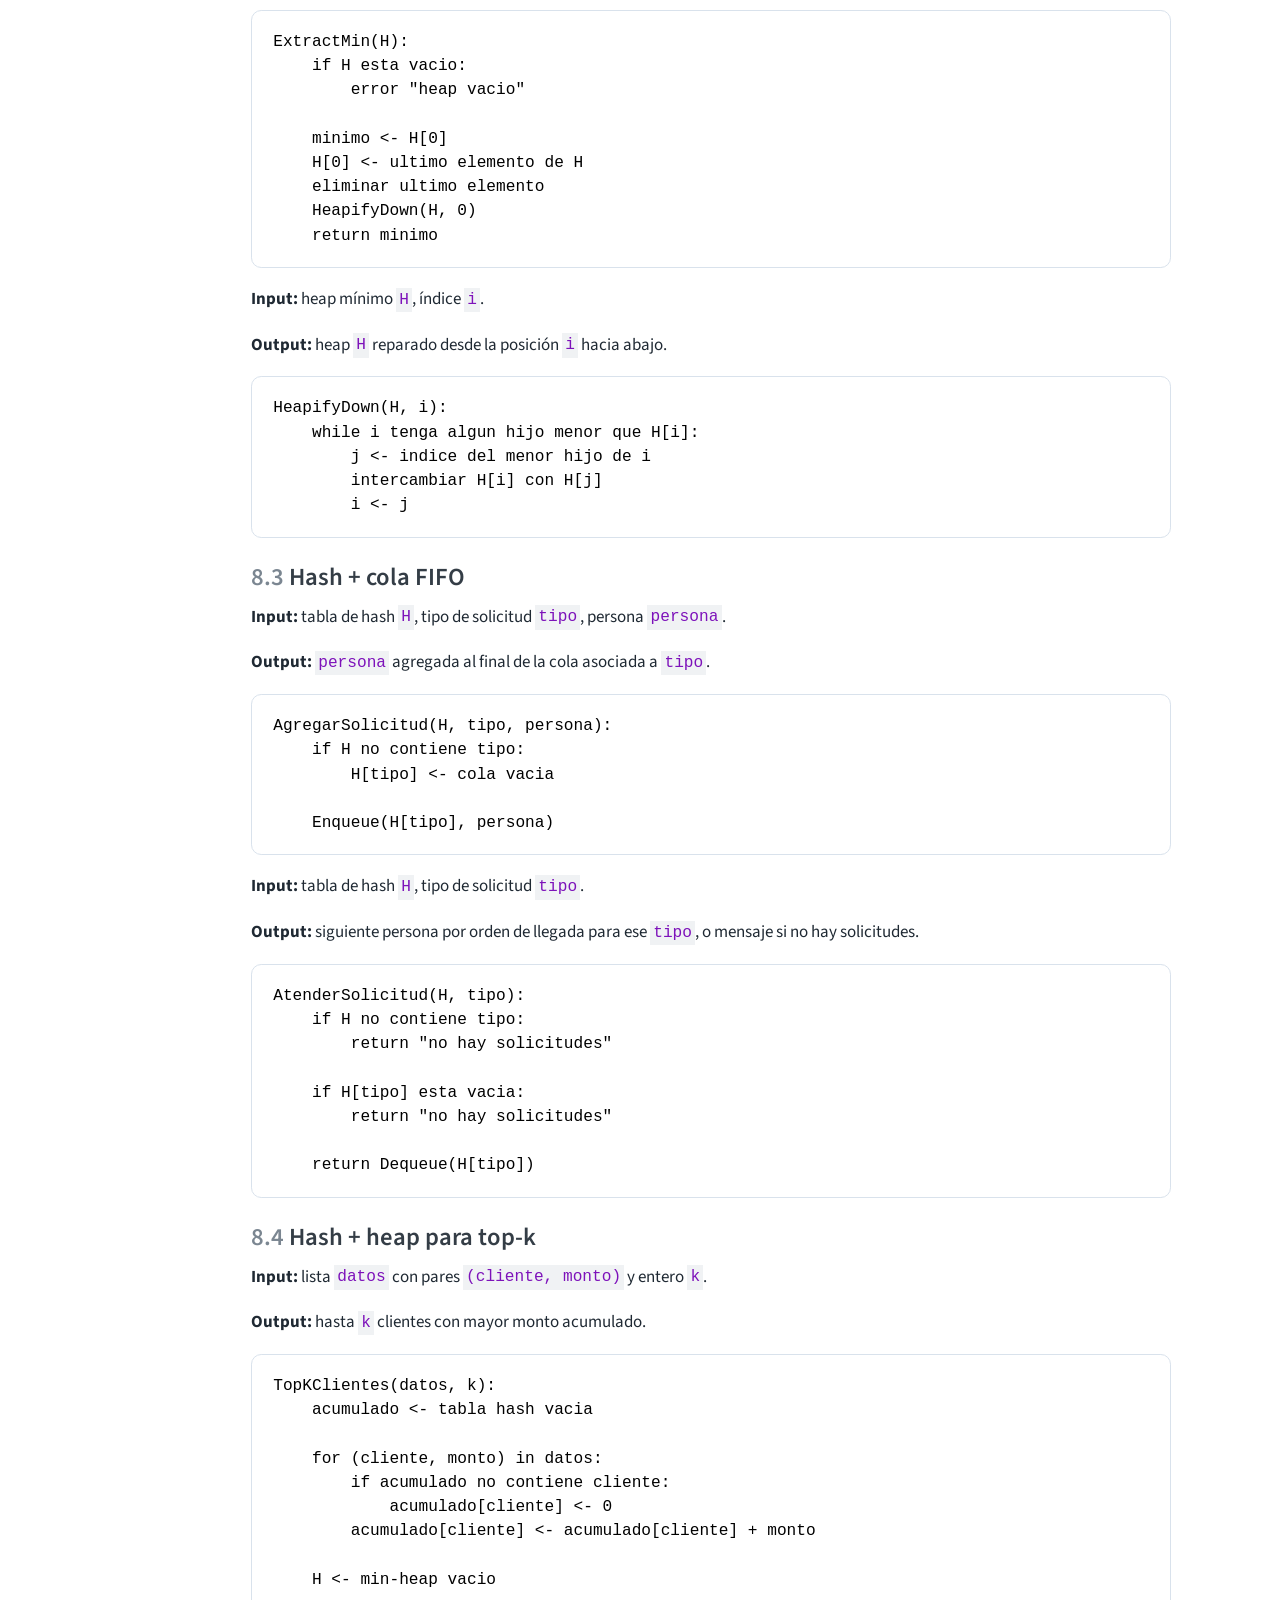
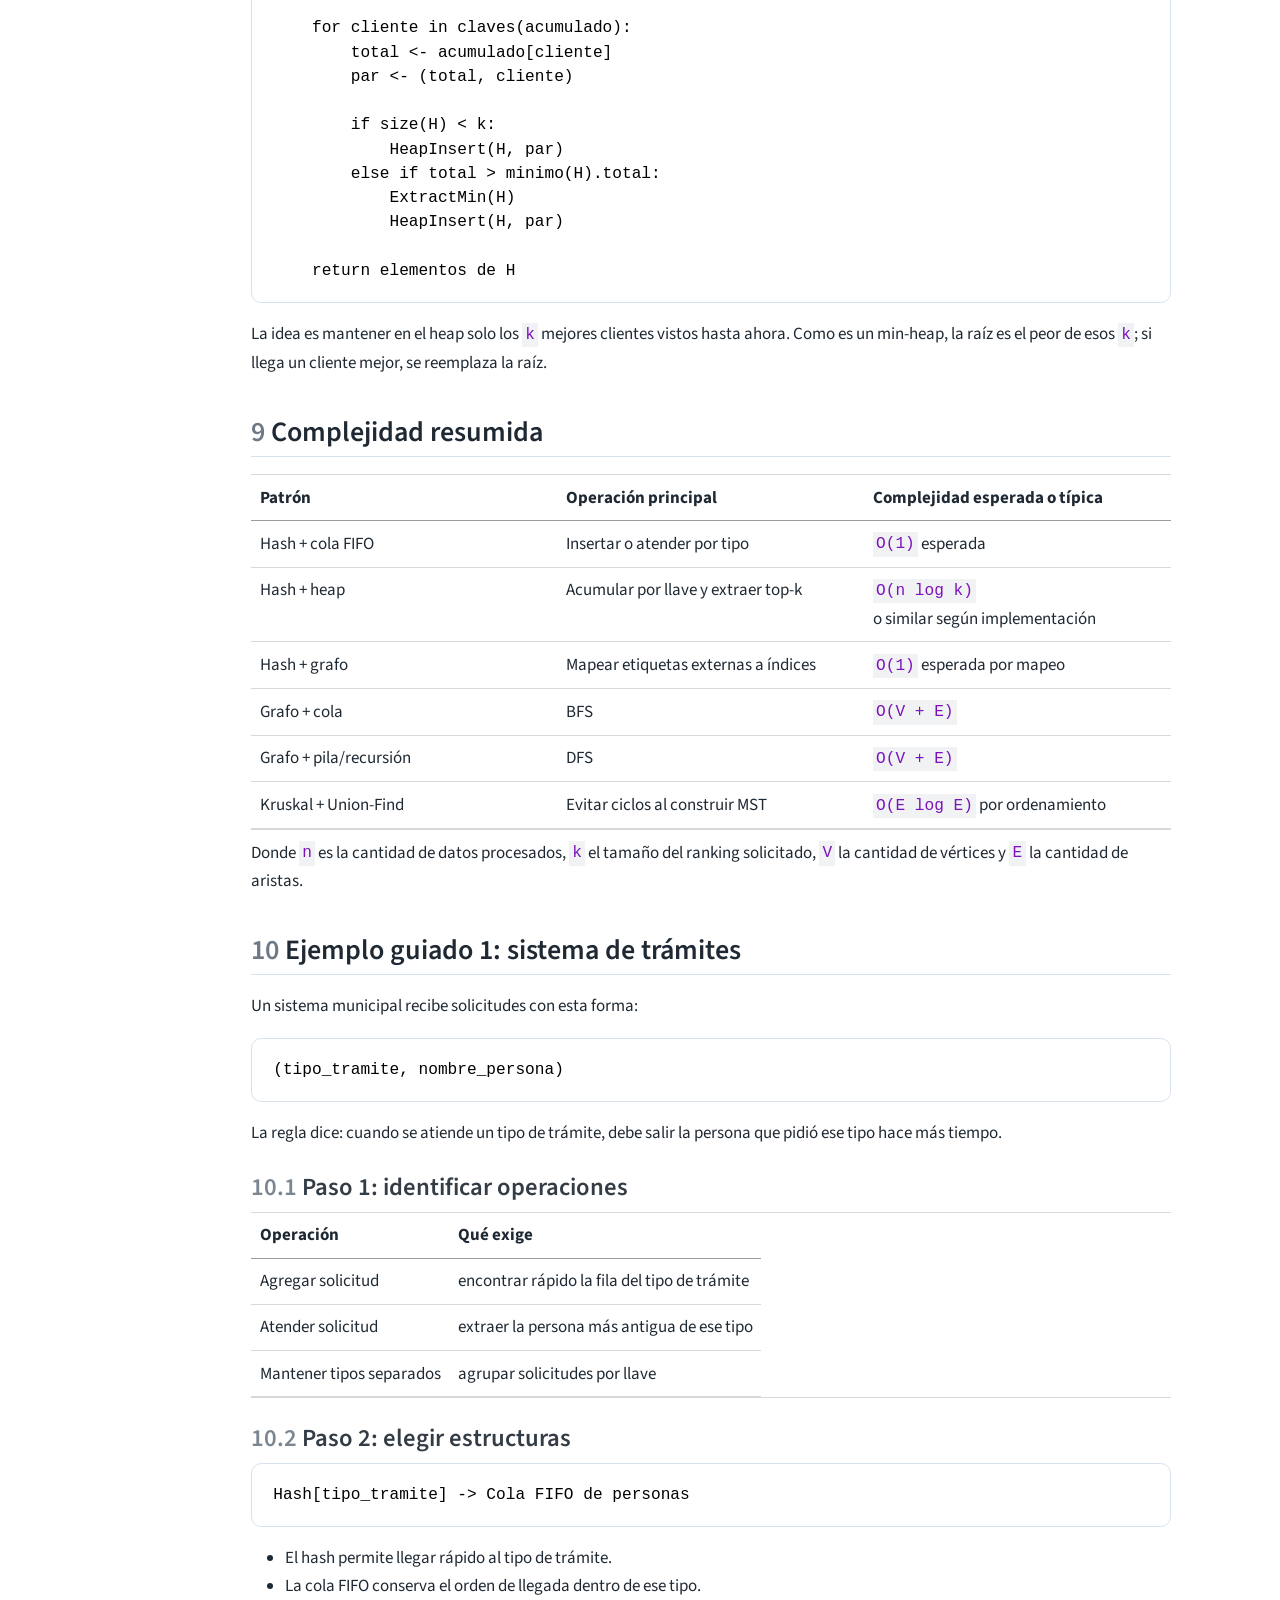
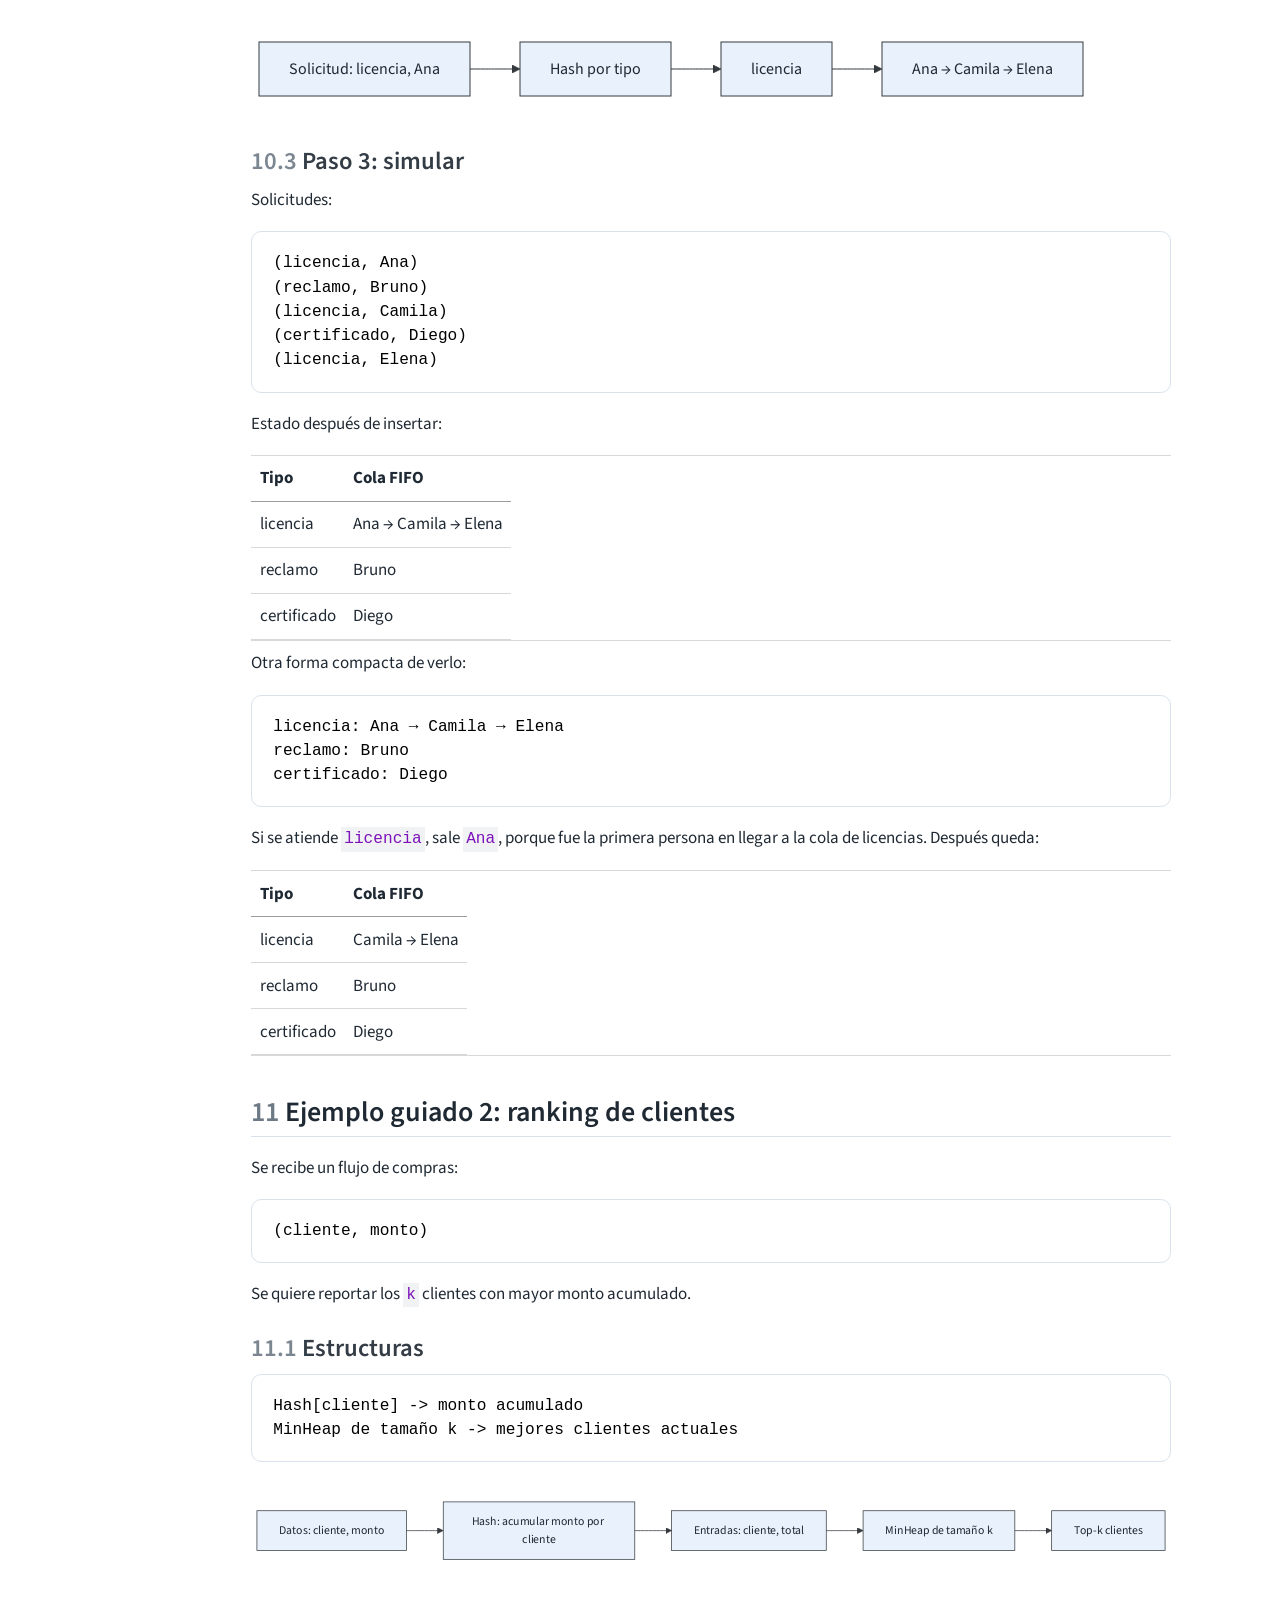
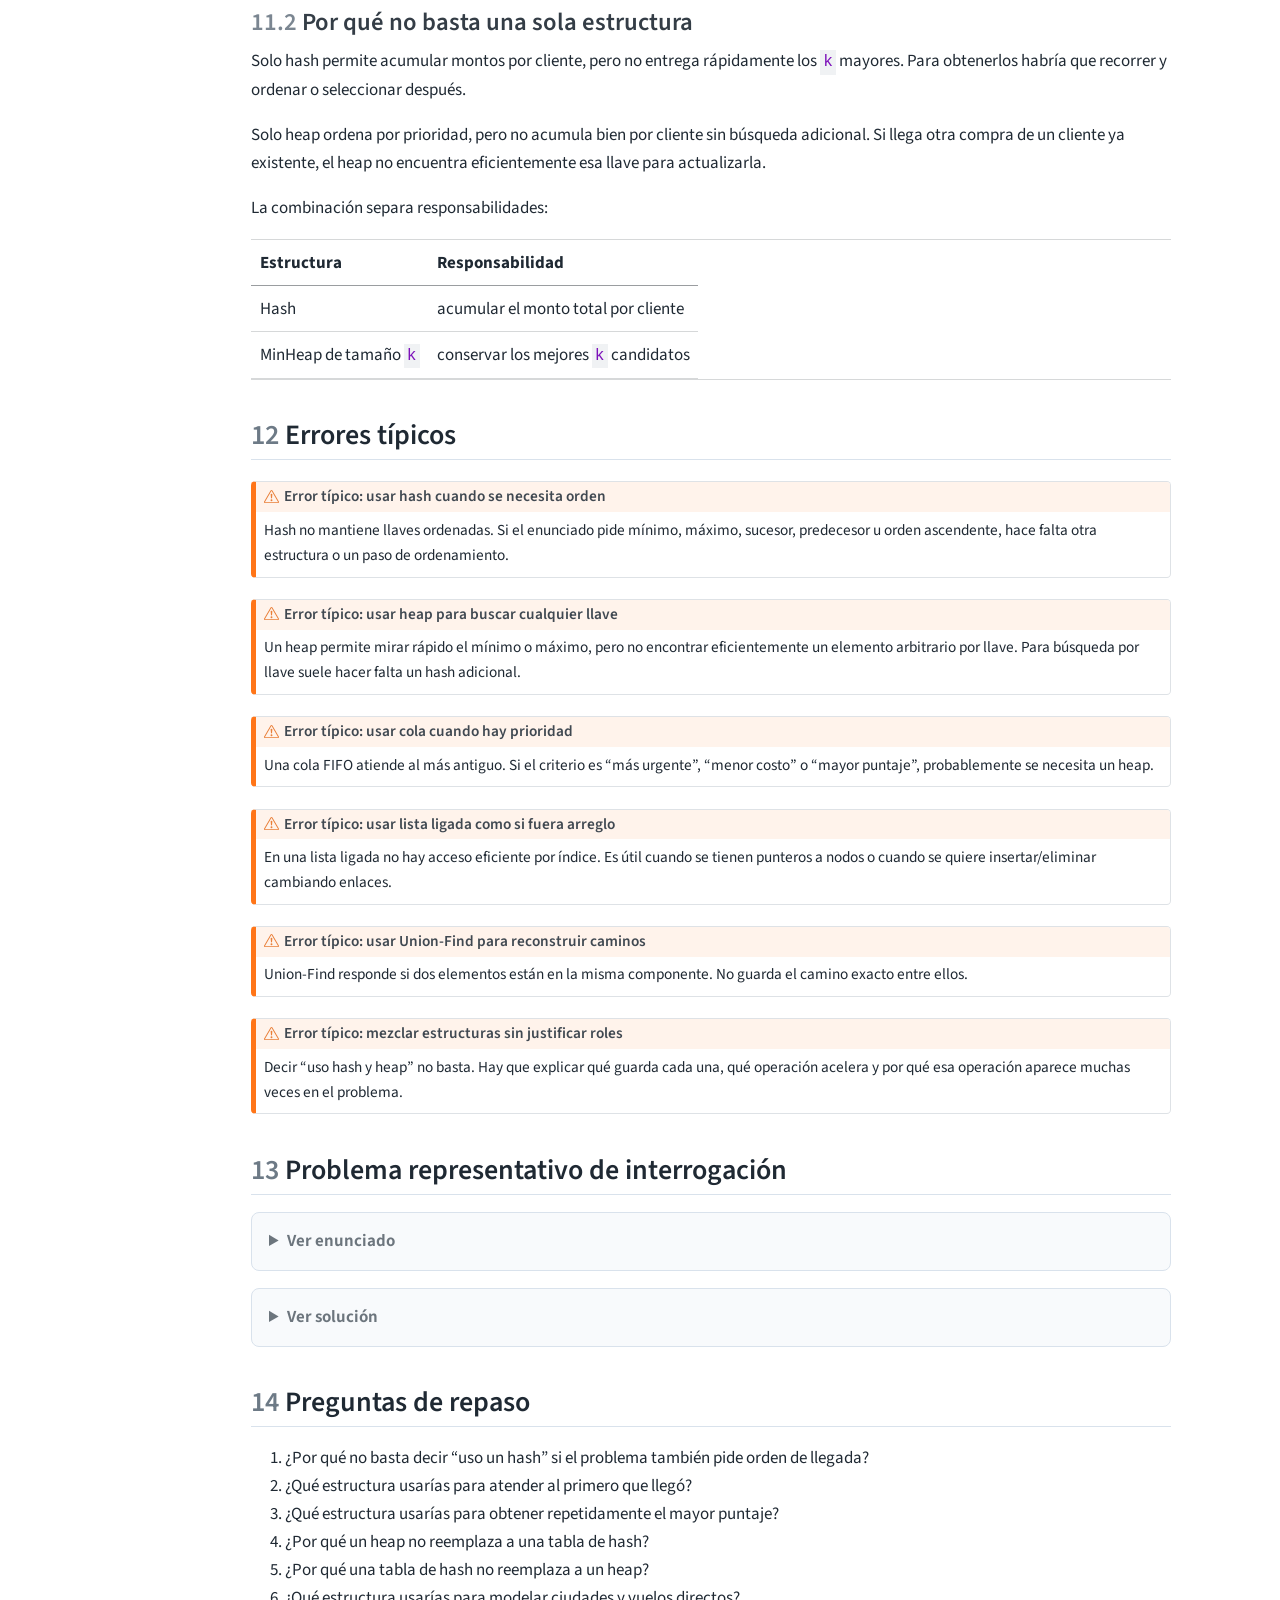
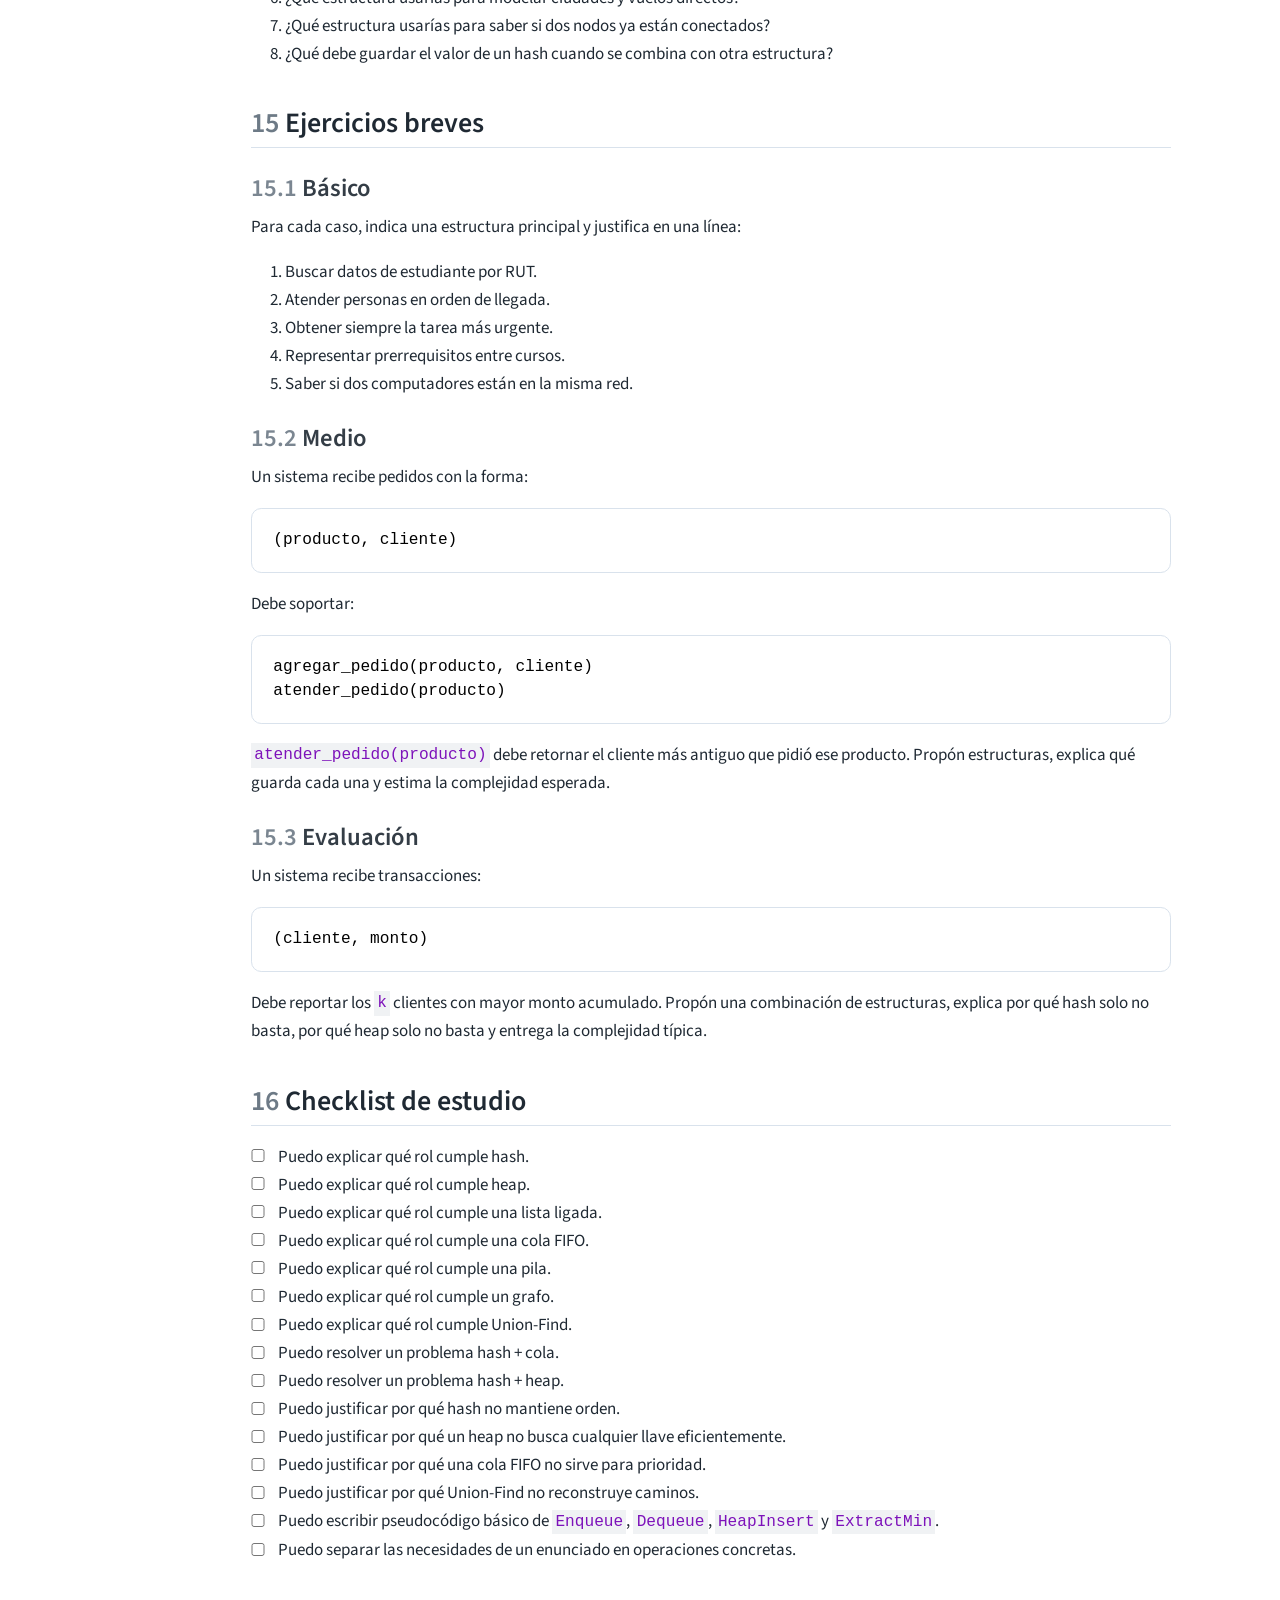
<file: docs/contenidos/estructuras-combinadas.html>
<!DOCTYPE html>
<html xmlns="http://www.w3.org/1999/xhtml" lang="es" xml:lang="es"><head>

<meta charset="utf-8">
<meta name="generator" content="quarto-1.9.37">

<meta name="viewport" content="width=device-width, initial-scale=1.0, user-scalable=yes">


<title>Estructuras combinadas: hash, heap, listas, colas y conjuntos – Estudio I2 EDD</title>
<style>
/* Default styles provided by pandoc.
** See https://pandoc.org/MANUAL.html#variables-for-html for config info.
*/
code{white-space: pre-wrap;}
span.smallcaps{font-variant: small-caps;}
div.columns{display: flex; gap: min(4vw, 1.5em);}
div.column{flex: auto; overflow-x: auto;}
div.hanging-indent{margin-left: 1.5em; text-indent: -1.5em;}
ul.task-list{list-style: none;}
ul.task-list li input[type="checkbox"] {
  width: 0.8em;
  margin: 0 0.8em 0.2em -1em; /* quarto-specific, see https://github.com/quarto-dev/quarto-cli/issues/4556 */ 
  vertical-align: middle;
}
</style>


<script src="../site_libs/quarto-nav/quarto-nav.js"></script>
<script src="../site_libs/quarto-nav/headroom.min.js"></script>
<script src="../site_libs/clipboard/clipboard.min.js"></script>
<script src="../site_libs/quarto-search/autocomplete.umd.js"></script>
<script src="../site_libs/quarto-search/fuse.min.js"></script>
<script src="../site_libs/quarto-search/quarto-search.js"></script>
<meta name="quarto:offset" content="../">
<script src="../site_libs/quarto-html/quarto.js" type="module"></script>
<script src="../site_libs/quarto-html/tabsets/tabsets.js" type="module"></script>
<script src="../site_libs/quarto-html/popper.min.js"></script>
<script src="../site_libs/quarto-html/tippy.umd.min.js"></script>
<script src="../site_libs/quarto-html/anchor.min.js"></script>
<link href="../site_libs/quarto-html/tippy.css" rel="stylesheet">
<link href="../site_libs/quarto-html/quarto-syntax-highlighting-7f8f88aac4f3542376d5c11b86a4c14d.css" rel="stylesheet" id="quarto-text-highlighting-styles">
<script src="../site_libs/bootstrap/bootstrap.min.js"></script>
<link href="../site_libs/bootstrap/bootstrap-icons.css" rel="stylesheet">
<link href="../site_libs/bootstrap/bootstrap-43c0c2f12a66f17e429a0afab78a697c.min.css" rel="stylesheet" append-hash="true" id="quarto-bootstrap" data-mode="light">
<script id="quarto-search-options" type="application/json">{
  "location": "navbar",
  "copy-button": false,
  "collapse-after": 3,
  "panel-placement": "end",
  "type": "overlay",
  "limit": 50,
  "keyboard-shortcut": [
    "f",
    "/",
    "s"
  ],
  "show-item-context": false,
  "language": {
    "search-no-results-text": "No se han encontrado resultados",
    "search-matching-documents-text": "documentos encontrados",
    "search-copy-link-title": "Copiar el enlace en la búsqueda",
    "search-hide-matches-text": "Ocultar resultados adicionales",
    "search-more-match-text": "resultado adicional en este documento",
    "search-more-matches-text": "resultados adicionales en este documento",
    "search-clear-button-title": "Borrar",
    "search-text-placeholder": "",
    "search-detached-cancel-button-title": "Cancelar",
    "search-submit-button-title": "Enviar",
    "search-label": "Buscar"
  }
}</script>
<style>html{ scroll-behavior: smooth; }</style>
<script src="../site_libs/quarto-diagram/mermaid.min.js"></script>
<script src="../site_libs/quarto-diagram/mermaid-init.js"></script>
<link href="../site_libs/quarto-diagram/mermaid.css" rel="stylesheet">


<link rel="stylesheet" href="../styles.css">
</head>

<body class="nav-sidebar docked nav-fixed quarto-light">

<div id="quarto-search-results"></div>
  <header id="quarto-header" class="headroom fixed-top">
    <nav class="navbar navbar-expand-lg " data-bs-theme="dark">
      <div class="navbar-container container-fluid">
      <div class="navbar-brand-container mx-auto">
    <a class="navbar-brand" href="../index.html">
    <span class="navbar-title">Estudio I2 EDD</span>
    </a>
  </div>
            <div id="quarto-search" class="" title="Buscar"></div>
          <button class="navbar-toggler" type="button" data-bs-toggle="collapse" data-bs-target="#navbarCollapse" aria-controls="navbarCollapse" role="menu" aria-expanded="false" aria-label="Navegación de palanca" onclick="if (window.quartoToggleHeadroom) { window.quartoToggleHeadroom(); }">
  <span class="navbar-toggler-icon"></span>
</button>
          <div class="collapse navbar-collapse" id="navbarCollapse">
            <ul class="navbar-nav navbar-nav-scroll me-auto">
  <li class="nav-item">
    <a class="nav-link active" href="../index.html" aria-current="page"> 
<span class="menu-text">Inicio</span></a>
  </li>  
  <li class="nav-item dropdown ">
    <a class="nav-link dropdown-toggle" href="#" id="nav-menu-contenidos" role="link" data-bs-toggle="dropdown" aria-expanded="false">
 <span class="menu-text">Contenidos</span>
    </a>
    <ul class="dropdown-menu" aria-labelledby="nav-menu-contenidos">    
        <li>
    <a class="dropdown-item" href="../contenidos/hash.html">
 <span class="dropdown-text">Hash</span></a>
  </li>  
        <li>
    <a class="dropdown-item" href="../contenidos/estructuras-combinadas.html">
 <span class="dropdown-text">Estructuras combinadas</span></a>
  </li>  
        <li>
    <a class="dropdown-item" href="../contenidos/backtracking.html">
 <span class="dropdown-text">Backtracking</span></a>
  </li>  
        <li>
    <a class="dropdown-item" href="../contenidos/greedy.html">
 <span class="dropdown-text">Greedy</span></a>
  </li>  
        <li>
    <a class="dropdown-item" href="../contenidos/programacion-dinamica.html">
 <span class="dropdown-text">Programación dinámica</span></a>
  </li>  
        <li>
    <a class="dropdown-item" href="../contenidos/grafos.html">
 <span class="dropdown-text">Grafos</span></a>
  </li>  
        <li>
    <a class="dropdown-item" href="../contenidos/dfs-bfs.html">
 <span class="dropdown-text">DFS y BFS</span></a>
  </li>  
        <li>
    <a class="dropdown-item" href="../contenidos/kruskal-union-find.html">
 <span class="dropdown-text">Kruskal y Union-Find</span></a>
  </li>  
        <li>
    <a class="dropdown-item" href="../contenidos/comparacion-tecnicas.html">
 <span class="dropdown-text">Comparación de técnicas</span></a>
  </li>  
    </ul>
  </li>
</ul>
          </div> <!-- /navcollapse -->
            <div class="quarto-navbar-tools">
</div>
      </div> <!-- /container-fluid -->
    </nav>
  <nav class="quarto-secondary-nav">
    <div class="container-fluid d-flex">
      <button type="button" class="quarto-btn-toggle btn" data-bs-toggle="collapse" role="button" data-bs-target=".quarto-sidebar-collapse-item" aria-controls="quarto-sidebar" aria-expanded="false" aria-label="Alternar barra lateral" onclick="if (window.quartoToggleHeadroom) { window.quartoToggleHeadroom(); }">
        <i class="bi bi-layout-text-sidebar-reverse"></i>
      </button>
        <nav class="quarto-page-breadcrumbs" aria-label="breadcrumb"><ol class="breadcrumb"><li class="breadcrumb-item"><a href="../contenidos/hash.html">Contenidos</a></li><li class="breadcrumb-item"><a href="../contenidos/estructuras-combinadas.html">Estructuras combinadas</a></li></ol></nav>
        <a class="flex-grow-1" role="navigation" data-bs-toggle="collapse" data-bs-target=".quarto-sidebar-collapse-item" aria-controls="quarto-sidebar" aria-expanded="false" aria-label="Alternar barra lateral" onclick="if (window.quartoToggleHeadroom) { window.quartoToggleHeadroom(); }">      
        </a>
      <button type="button" class="btn quarto-search-button" aria-label="Buscar" onclick="window.quartoOpenSearch();">
        <i class="bi bi-search"></i>
      </button>
    </div>
  </nav>
</header>
<!-- content -->
<div id="quarto-content" class="quarto-container page-columns page-rows-contents page-layout-article page-navbar">
<!-- sidebar -->
  <nav id="quarto-sidebar" class="sidebar collapse collapse-horizontal quarto-sidebar-collapse-item sidebar-navigation docked overflow-auto">
        <div class="mt-2 flex-shrink-0 align-items-center">
        <div class="sidebar-search">
        <div id="quarto-search" class="" title="Buscar"></div>
        </div>
        </div>
    <div class="sidebar-menu-container"> 
    <ul class="list-unstyled mt-1">
        <li class="sidebar-item">
  <div class="sidebar-item-container"> 
  <a href="../index.html" class="sidebar-item-text sidebar-link">
 <span class="menu-text">Inicio</span></a>
  </div>
</li>
        <li class="sidebar-item sidebar-item-section">
      <div class="sidebar-item-container"> 
            <a class="sidebar-item-text sidebar-link text-start" data-bs-toggle="collapse" data-bs-target="#quarto-sidebar-section-1" role="navigation" aria-expanded="true">
 <span class="menu-text">Contenidos</span></a>
          <a class="sidebar-item-toggle text-start" data-bs-toggle="collapse" data-bs-target="#quarto-sidebar-section-1" role="navigation" aria-expanded="true" aria-label="Alternar sección">
            <i class="bi bi-chevron-right ms-2"></i>
          </a> 
      </div>
      <ul id="quarto-sidebar-section-1" class="collapse list-unstyled sidebar-section depth1 show">  
          <li class="sidebar-item">
  <div class="sidebar-item-container"> 
  <a href="../contenidos/hash.html" class="sidebar-item-text sidebar-link">
 <span class="menu-text">Hash</span></a>
  </div>
</li>
          <li class="sidebar-item">
  <div class="sidebar-item-container"> 
  <a href="../contenidos/estructuras-combinadas.html" class="sidebar-item-text sidebar-link active">
 <span class="menu-text">Estructuras combinadas</span></a>
  </div>
</li>
          <li class="sidebar-item">
  <div class="sidebar-item-container"> 
  <a href="../contenidos/backtracking.html" class="sidebar-item-text sidebar-link">
 <span class="menu-text">Backtracking</span></a>
  </div>
</li>
          <li class="sidebar-item">
  <div class="sidebar-item-container"> 
  <a href="../contenidos/greedy.html" class="sidebar-item-text sidebar-link">
 <span class="menu-text">Greedy</span></a>
  </div>
</li>
          <li class="sidebar-item">
  <div class="sidebar-item-container"> 
  <a href="../contenidos/programacion-dinamica.html" class="sidebar-item-text sidebar-link">
 <span class="menu-text">Programación dinámica</span></a>
  </div>
</li>
          <li class="sidebar-item">
  <div class="sidebar-item-container"> 
  <a href="../contenidos/grafos.html" class="sidebar-item-text sidebar-link">
 <span class="menu-text">Grafos</span></a>
  </div>
</li>
          <li class="sidebar-item">
  <div class="sidebar-item-container"> 
  <a href="../contenidos/dfs-bfs.html" class="sidebar-item-text sidebar-link">
 <span class="menu-text">DFS y BFS</span></a>
  </div>
</li>
          <li class="sidebar-item">
  <div class="sidebar-item-container"> 
  <a href="../contenidos/kruskal-union-find.html" class="sidebar-item-text sidebar-link">
 <span class="menu-text">Kruskal y Union-Find</span></a>
  </div>
</li>
          <li class="sidebar-item">
  <div class="sidebar-item-container"> 
  <a href="../contenidos/comparacion-tecnicas.html" class="sidebar-item-text sidebar-link">
 <span class="menu-text">Comparación de técnicas</span></a>
  </div>
</li>
      </ul>
  </li>
    </ul>
    </div>
</nav>
<div id="quarto-sidebar-glass" class="quarto-sidebar-collapse-item" data-bs-toggle="collapse" data-bs-target=".quarto-sidebar-collapse-item"></div>
<!-- margin-sidebar -->
    <div id="quarto-margin-sidebar" class="sidebar margin-sidebar">
        <nav id="TOC" role="doc-toc" class="toc-active">
    <h2 id="toc-title">En esta página</h2>
   
  <ul>
  <li><a href="#objetivo-de-aprendizaje" id="toc-objetivo-de-aprendizaje" class="nav-link active" data-scroll-target="#objetivo-de-aprendizaje"><span class="header-section-number">1</span> Objetivo de aprendizaje</a></li>
  <li><a href="#idea-central-del-tema" id="toc-idea-central-del-tema" class="nav-link" data-scroll-target="#idea-central-del-tema"><span class="header-section-number">2</span> Idea central del tema</a></li>
  <li><a href="#antes-de-partir-vocabulario-mínimo" id="toc-antes-de-partir-vocabulario-mínimo" class="nav-link" data-scroll-target="#antes-de-partir-vocabulario-mínimo"><span class="header-section-number">3</span> Antes de partir: vocabulario mínimo</a></li>
  <li><a href="#tabla-de-decisión-rápida" id="toc-tabla-de-decisión-rápida" class="nav-link" data-scroll-target="#tabla-de-decisión-rápida"><span class="header-section-number">4</span> Tabla de decisión rápida</a></li>
  <li><a href="#comparación-conceptual-de-estructuras" id="toc-comparación-conceptual-de-estructuras" class="nav-link" data-scroll-target="#comparación-conceptual-de-estructuras"><span class="header-section-number">5</span> Comparación conceptual de estructuras</a></li>
  <li><a href="#patrones-frecuentes-de-combinación" id="toc-patrones-frecuentes-de-combinación" class="nav-link" data-scroll-target="#patrones-frecuentes-de-combinación"><span class="header-section-number">6</span> Patrones frecuentes de combinación</a>
  <ul class="collapse">
  <li><a href="#hash-cola-fifo" id="toc-hash-cola-fifo" class="nav-link" data-scroll-target="#hash-cola-fifo"><span class="header-section-number">6.1</span> Hash + cola FIFO</a></li>
  <li><a href="#hash-heap" id="toc-hash-heap" class="nav-link" data-scroll-target="#hash-heap"><span class="header-section-number">6.2</span> Hash + heap</a></li>
  <li><a href="#hash-lista-ligada" id="toc-hash-lista-ligada" class="nav-link" data-scroll-target="#hash-lista-ligada"><span class="header-section-number">6.3</span> Hash + lista ligada</a></li>
  <li><a href="#hash-grafo" id="toc-hash-grafo" class="nav-link" data-scroll-target="#hash-grafo"><span class="header-section-number">6.4</span> Hash + grafo</a></li>
  <li><a href="#grafo-cola-o-pila" id="toc-grafo-cola-o-pila" class="nav-link" data-scroll-target="#grafo-cola-o-pila"><span class="header-section-number">6.5</span> Grafo + cola o pila</a></li>
  <li><a href="#kruskal-union-find" id="toc-kruskal-union-find" class="nav-link" data-scroll-target="#kruskal-union-find"><span class="header-section-number">6.6</span> Kruskal + Union-Find</a></li>
  </ul></li>
  <li><a href="#cómo-reconocer-combinaciones-en-un-enunciado" id="toc-cómo-reconocer-combinaciones-en-un-enunciado" class="nav-link" data-scroll-target="#cómo-reconocer-combinaciones-en-un-enunciado"><span class="header-section-number">7</span> Cómo reconocer combinaciones en un enunciado</a></li>
  <li><a href="#pseudocódigo-base" id="toc-pseudocódigo-base" class="nav-link" data-scroll-target="#pseudocódigo-base"><span class="header-section-number">8</span> Pseudocódigo base</a>
  <ul class="collapse">
  <li><a href="#cola-fifo" id="toc-cola-fifo" class="nav-link" data-scroll-target="#cola-fifo"><span class="header-section-number">8.1</span> Cola FIFO</a></li>
  <li><a href="#heap-mínimo" id="toc-heap-mínimo" class="nav-link" data-scroll-target="#heap-mínimo"><span class="header-section-number">8.2</span> Heap mínimo</a></li>
  <li><a href="#hash-cola-fifo-1" id="toc-hash-cola-fifo-1" class="nav-link" data-scroll-target="#hash-cola-fifo-1"><span class="header-section-number">8.3</span> Hash + cola FIFO</a></li>
  <li><a href="#hash-heap-para-top-k" id="toc-hash-heap-para-top-k" class="nav-link" data-scroll-target="#hash-heap-para-top-k"><span class="header-section-number">8.4</span> Hash + heap para top-k</a></li>
  </ul></li>
  <li><a href="#complejidad-resumida" id="toc-complejidad-resumida" class="nav-link" data-scroll-target="#complejidad-resumida"><span class="header-section-number">9</span> Complejidad resumida</a></li>
  <li><a href="#ejemplo-guiado-1-sistema-de-trámites" id="toc-ejemplo-guiado-1-sistema-de-trámites" class="nav-link" data-scroll-target="#ejemplo-guiado-1-sistema-de-trámites"><span class="header-section-number">10</span> Ejemplo guiado 1: sistema de trámites</a>
  <ul class="collapse">
  <li><a href="#paso-1-identificar-operaciones" id="toc-paso-1-identificar-operaciones" class="nav-link" data-scroll-target="#paso-1-identificar-operaciones"><span class="header-section-number">10.1</span> Paso 1: identificar operaciones</a></li>
  <li><a href="#paso-2-elegir-estructuras" id="toc-paso-2-elegir-estructuras" class="nav-link" data-scroll-target="#paso-2-elegir-estructuras"><span class="header-section-number">10.2</span> Paso 2: elegir estructuras</a></li>
  <li><a href="#paso-3-simular" id="toc-paso-3-simular" class="nav-link" data-scroll-target="#paso-3-simular"><span class="header-section-number">10.3</span> Paso 3: simular</a></li>
  </ul></li>
  <li><a href="#ejemplo-guiado-2-ranking-de-clientes" id="toc-ejemplo-guiado-2-ranking-de-clientes" class="nav-link" data-scroll-target="#ejemplo-guiado-2-ranking-de-clientes"><span class="header-section-number">11</span> Ejemplo guiado 2: ranking de clientes</a>
  <ul class="collapse">
  <li><a href="#estructuras" id="toc-estructuras" class="nav-link" data-scroll-target="#estructuras"><span class="header-section-number">11.1</span> Estructuras</a></li>
  <li><a href="#por-qué-no-basta-una-sola-estructura" id="toc-por-qué-no-basta-una-sola-estructura" class="nav-link" data-scroll-target="#por-qué-no-basta-una-sola-estructura"><span class="header-section-number">11.2</span> Por qué no basta una sola estructura</a></li>
  </ul></li>
  <li><a href="#errores-típicos" id="toc-errores-típicos" class="nav-link" data-scroll-target="#errores-típicos"><span class="header-section-number">12</span> Errores típicos</a></li>
  <li><a href="#problema-representativo-de-interrogación" id="toc-problema-representativo-de-interrogación" class="nav-link" data-scroll-target="#problema-representativo-de-interrogación"><span class="header-section-number">13</span> Problema representativo de interrogación</a></li>
  <li><a href="#preguntas-de-repaso" id="toc-preguntas-de-repaso" class="nav-link" data-scroll-target="#preguntas-de-repaso"><span class="header-section-number">14</span> Preguntas de repaso</a></li>
  <li><a href="#ejercicios-breves" id="toc-ejercicios-breves" class="nav-link" data-scroll-target="#ejercicios-breves"><span class="header-section-number">15</span> Ejercicios breves</a>
  <ul class="collapse">
  <li><a href="#básico" id="toc-básico" class="nav-link" data-scroll-target="#básico"><span class="header-section-number">15.1</span> Básico</a></li>
  <li><a href="#medio" id="toc-medio" class="nav-link" data-scroll-target="#medio"><span class="header-section-number">15.2</span> Medio</a></li>
  <li><a href="#evaluación" id="toc-evaluación" class="nav-link" data-scroll-target="#evaluación"><span class="header-section-number">15.3</span> Evaluación</a></li>
  </ul></li>
  <li><a href="#checklist-de-estudio" id="toc-checklist-de-estudio" class="nav-link" data-scroll-target="#checklist-de-estudio"><span class="header-section-number">16</span> Checklist de estudio</a></li>
  </ul>
</nav>
    </div>
<!-- main -->
<main class="content" id="quarto-document-content">

<header id="title-block-header" class="quarto-title-block default"><nav class="quarto-page-breadcrumbs quarto-title-breadcrumbs d-none d-lg-block" aria-label="breadcrumb"><ol class="breadcrumb"><li class="breadcrumb-item"><a href="../contenidos/hash.html">Contenidos</a></li><li class="breadcrumb-item"><a href="../contenidos/estructuras-combinadas.html">Estructuras combinadas</a></li></ol></nav>
<div class="quarto-title">
<h1 class="title">Estructuras combinadas: hash, heap, listas, colas y conjuntos</h1>
</div>



<div class="quarto-title-meta">

    
  
    
  </div>
  


</header>


<section id="objetivo-de-aprendizaje" class="level2" data-number="1">
<h2 data-number="1" class="anchored" data-anchor-id="objetivo-de-aprendizaje"><span class="header-section-number">1</span> Objetivo de aprendizaje</h2>
<p>Aprender a reconocer qué estructura de datos resuelve cada parte de un problema. Al estudiar esta página deberías poder:</p>
<ul>
<li>separar un enunciado en operaciones concretas;</li>
<li>decidir qué estructura hace eficiente cada operación;</li>
<li>explicar qué guarda cada estructura cuando se combinan varias;</li>
<li>justificar por qué una estructura no sirve para cierta necesidad;</li>
<li>estimar la complejidad típica de combinaciones frecuentes.</li>
</ul>
<p>En una interrogación no basta con nombrar estructuras. Una respuesta como “uso hash y heap” queda incompleta si no explica qué guarda el hash, qué guarda el heap y qué operación mejora cada uno.</p>
</section>
<section id="idea-central-del-tema" class="level2" data-number="2">
<h2 data-number="2" class="anchored" data-anchor-id="idea-central-del-tema"><span class="header-section-number">2</span> Idea central del tema</h2>
<p>Muchos problemas no se resuelven con una sola estructura. <strong>Combinar estructuras</strong> significa asignar una responsabilidad clara a cada una: una puede buscar rápido, otra respetar orden de llegada, otra obtener mínimo o máximo, y otra representar relaciones.</p>
<p>La combinación no se justifica por el nombre de las estructuras, sino por lo que guardan y por la operación que cada una hace eficiente.</p>
<p>La pregunta central es:</p>
<blockquote class="blockquote">
<p>¿Qué operación necesito hacer muchas veces y qué estructura la hace naturalmente eficiente?</p>
</blockquote>
<p>Ejemplos simples:</p>
<table class="caption-top table">
<thead>
<tr class="header">
<th>Necesidad</th>
<th>Estructura que aparece naturalmente</th>
</tr>
</thead>
<tbody>
<tr class="odd">
<td>buscar por llave</td>
<td>Tabla de hash</td>
</tr>
<tr class="even">
<td>atender por orden de llegada</td>
<td>cola FIFO</td>
</tr>
<tr class="odd">
<td>obtener mínimo o máximo repetidamente</td>
<td>heap</td>
</tr>
<tr class="even">
<td>modelar relaciones</td>
<td>grafo</td>
</tr>
<tr class="odd">
<td>saber si dos elementos están en la misma componente</td>
<td>Union-Find</td>
</tr>
</tbody>
</table>
<div class="callout callout-style-default callout-important callout-titled">
<div class="callout-header d-flex align-content-center">
<div class="callout-icon-container">
<i class="callout-icon"></i>
</div>
<div class="callout-title-container flex-fill">
<span class="screen-reader-only">Importante</span>Idea central
</div>
</div>
<div class="callout-body-container callout-body">
<p>No existe una estructura que sirva para todo. Hash, heap, lista, cola, pila, grafo y Union-Find tienen roles distintos. La clave es justificar qué operación resuelve cada una.</p>
</div>
</div>
<div class="cell" data-layout-align="default">
<div class="cell-output-display">
<div>
<p></p><figure class="figure"><p></p>
<div>
<pre class="mermaid mermaid-js">flowchart LR
    E["Enunciado"] --&gt; O["Identificar operaciones frecuentes"]
    O --&gt; H["Buscar por llave: Hash"]
    O --&gt; Q["Orden de llegada: Cola FIFO"]
    O --&gt; P["Prioridad: Heap"]
    O --&gt; G["Relaciones: Grafo"]
    O --&gt; U["Componentes: Union-Find"]
</pre>
</div>
<p></p></figure><p></p>
</div>
</div>
</div>
<div class="callout callout-style-default callout-note callout-titled">
<div class="callout-header d-flex align-content-center">
<div class="callout-icon-container">
<i class="callout-icon"></i>
</div>
<div class="callout-title-container flex-fill">
<span class="screen-reader-only">Nota</span>Intuición
</div>
</div>
<div class="callout-body-container callout-body">
<p>Combinar estructuras no significa mezclar nombres. Significa repartir responsabilidades: una estructura encuentra rápido el grupo correcto, otra mantiene el orden, otra responde prioridad, otra guarda relaciones.</p>
</div>
</div>
</section>
<section id="antes-de-partir-vocabulario-mínimo" class="level2" data-number="3">
<h2 data-number="3" class="anchored" data-anchor-id="antes-de-partir-vocabulario-mínimo"><span class="header-section-number">3</span> Antes de partir: vocabulario mínimo</h2>
<p>Antes de comparar estructuras, conviene fijar el vocabulario que se usa en los enunciados.</p>
<table class="caption-top table">
<colgroup>
<col style="width: 33%">
<col style="width: 33%">
<col style="width: 33%">
</colgroup>
<thead>
<tr class="header">
<th>Concepto</th>
<th>Qué significa</th>
<th>Ejemplo</th>
</tr>
</thead>
<tbody>
<tr class="odd">
<td>Llave</td>
<td>Dato usado para buscar o agrupar</td>
<td><code>rut</code>, <code>curso</code>, <code>tipo_tramite</code></td>
</tr>
<tr class="even">
<td>Valor</td>
<td>Información asociada a una llave</td>
<td>datos del estudiante, cola de tickets, contador</td>
</tr>
<tr class="odd">
<td>Prioridad</td>
<td>Criterio que decide qué elemento sale primero</td>
<td>menor costo, mayor urgencia, mayor monto</td>
</tr>
<tr class="even">
<td>FIFO</td>
<td>First In, First Out: primero en entrar, primero en salir</td>
<td>fila de atención</td>
</tr>
<tr class="odd">
<td>LIFO</td>
<td>Last In, First Out: último en entrar, primero en salir</td>
<td>pila de deshacer</td>
</tr>
<tr class="even">
<td>Vecino</td>
<td>Nodo conectado directamente con otro en un grafo</td>
<td>ciudad alcanzable por vuelo directo</td>
</tr>
<tr class="odd">
<td>Representante</td>
<td>Elemento que identifica un conjunto en Union-Find</td>
<td>raíz del conjunto disjunto</td>
</tr>
</tbody>
</table>
</section>
<section id="tabla-de-decisión-rápida" class="level2" data-number="4">
<h2 data-number="4" class="anchored" data-anchor-id="tabla-de-decisión-rápida"><span class="header-section-number">4</span> Tabla de decisión rápida</h2>
<p>Esta tabla no reemplaza el análisis del enunciado, pero ayuda a elegir un punto de partida.</p>
<table class="caption-top table">
<colgroup>
<col style="width: 33%">
<col style="width: 33%">
<col style="width: 33%">
</colgroup>
<thead>
<tr class="header">
<th>Necesidad del problema</th>
<th>Estructura más natural</th>
<th>Por qué</th>
</tr>
</thead>
<tbody>
<tr class="odd">
<td>Buscar por llave</td>
<td>Tabla de hash</td>
<td>Calcula una posición a partir de una llave</td>
</tr>
<tr class="even">
<td>Obtener mínimo o máximo repetidamente</td>
<td>Heap</td>
<td>Mantiene accesible el elemento de mayor o menor prioridad</td>
</tr>
<tr class="odd">
<td>Atender por orden de llegada</td>
<td>Cola FIFO</td>
<td>El primero que entra es el primero que sale</td>
</tr>
<tr class="even">
<td>Deshacer o explorar último estado</td>
<td>Pila</td>
<td>El último elemento agregado se procesa primero</td>
</tr>
<tr class="odd">
<td>Insertar/eliminar con punteros conocidos</td>
<td>Lista ligada</td>
<td>Cambiar enlaces puede ser <code>O(1)</code></td>
</tr>
<tr class="even">
<td>Modelar relaciones entre entidades</td>
<td>Grafo</td>
<td>Representa vértices y aristas</td>
</tr>
<tr class="odd">
<td>Saber si dos elementos están conectados</td>
<td>Union-Find</td>
<td>Mantiene componentes disjuntas</td>
</tr>
<tr class="even">
<td>Mantener llaves ordenadas</td>
<td>Árbol balanceado</td>
<td>Conserva orden y permite sucesor/predecesor</td>
</tr>
</tbody>
</table>
</section>
<section id="comparación-conceptual-de-estructuras" class="level2" data-number="5">
<h2 data-number="5" class="anchored" data-anchor-id="comparación-conceptual-de-estructuras"><span class="header-section-number">5</span> Comparación conceptual de estructuras</h2>
<table class="caption-top table">
<colgroup>
<col style="width: 33%">
<col style="width: 33%">
<col style="width: 33%">
</colgroup>
<thead>
<tr class="header">
<th>Estructura</th>
<th>Sirve para</th>
<th>No sirve para</th>
</tr>
</thead>
<tbody>
<tr class="odd">
<td>Hash</td>
<td>Acceso esperado eficiente por llave</td>
<td>Mantener orden global</td>
</tr>
<tr class="even">
<td>Heap</td>
<td>Obtener mínimo o máximo rápidamente</td>
<td>Buscar cualquier llave eficientemente</td>
</tr>
<tr class="odd">
<td>Lista ligada</td>
<td>Insertar/eliminar nodos con punteros conocidos</td>
<td>Acceso aleatorio eficiente</td>
</tr>
<tr class="even">
<td>Cola FIFO</td>
<td>Atender en orden de llegada</td>
<td>Atender por prioridad</td>
</tr>
<tr class="odd">
<td>Pila</td>
<td>Deshacer o procesar el último estado</td>
<td>Atender por antigüedad</td>
</tr>
<tr class="even">
<td>Grafo</td>
<td>Modelar relaciones, caminos y dependencias</td>
<td>Acceso directo por llave sin estructura auxiliar</td>
</tr>
<tr class="odd">
<td>Union-Find</td>
<td>Saber si dos elementos están en la misma componente</td>
<td>Reconstruir caminos</td>
</tr>
</tbody>
</table>
</section>
<section id="patrones-frecuentes-de-combinación" class="level2" data-number="6">
<h2 data-number="6" class="anchored" data-anchor-id="patrones-frecuentes-de-combinación"><span class="header-section-number">6</span> Patrones frecuentes de combinación</h2>
<p>En cada patrón conviene leer dos cosas: qué guarda la estructura externa y qué guarda la estructura interna. Esa separación evita respuestas incompletas como “uso hash + cola” sin explicar cuál es la llave, cuál es el valor y qué operación se vuelve eficiente.</p>
<section id="hash-cola-fifo" class="level3" data-number="6.1">
<h3 data-number="6.1" class="anchored" data-anchor-id="hash-cola-fifo"><span class="header-section-number">6.1</span> Hash + cola FIFO</h3>
<p>Aparece cuando hay categorías y dentro de cada categoría se debe respetar el orden de llegada.</p>
<pre class="text"><code>Hash[tipo] -&gt; Cola FIFO de personas</code></pre>
<ul>
<li><strong>Cuándo aparece:</strong> trámites por tipo, filas por curso, pedidos por producto.</li>
<li><strong>Qué guarda cada estructura:</strong> el hash usa la categoría como llave; el valor es una cola FIFO con los elementos de esa categoría.</li>
<li><strong>Qué operación mejora:</strong> encontrar rápido la fila correcta y atender al más antiguo dentro de esa fila.</li>
<li><strong>Complejidad típica:</strong> agregar y atender cuestan <code>O(1)</code> esperado si el hash está bien distribuido.</li>
<li><strong>Error frecuente:</strong> usar solo una cola global y perder la separación por tipo.</li>
</ul>
</section>
<section id="hash-heap" class="level3" data-number="6.2">
<h3 data-number="6.2" class="anchored" data-anchor-id="hash-heap"><span class="header-section-number">6.2</span> Hash + heap</h3>
<p>Aparece cuando primero se acumula o agrupa información por llave y luego se necesita obtener los mayores o menores según una prioridad.</p>
<pre class="text"><code>Hash[cliente] -&gt; monto acumulado
Heap -&gt; clientes ordenados por monto</code></pre>
<ul>
<li><strong>Cuándo aparece:</strong> rankings, top-k, tareas por urgencia, mejores clientes por total acumulado.</li>
<li><strong>Qué guarda cada estructura:</strong> el hash guarda el acumulado por llave; el heap guarda candidatos ordenados por prioridad.</li>
<li><strong>Qué operación mejora:</strong> el hash evita buscar linealmente el cliente; el heap evita ordenar todo cada vez que se consulta prioridad.</li>
<li><strong>Complejidad típica:</strong> acumular <code>n</code> datos cuesta <code>O(n)</code> esperado; mantener top-<code>k</code> entre <code>m</code> llaves cuesta <code>O(m log k)</code>.</li>
<li><strong>Error frecuente:</strong> creer que el heap permite actualizar o encontrar cualquier cliente en <code>O(1)</code>. Un heap por sí solo no busca llaves arbitrarias eficientemente.</li>
</ul>
</section>
<section id="hash-lista-ligada" class="level3" data-number="6.3">
<h3 data-number="6.3" class="anchored" data-anchor-id="hash-lista-ligada"><span class="header-section-number">6.3</span> Hash + lista ligada</h3>
<p>Aparece dentro de una tabla de hash con encadenamiento, cuando varias llaves caen en el mismo bucket.</p>
<pre class="text"><code>A[h(k)] -&gt; lista ligada de pares (llave, valor)</code></pre>
<ul>
<li><strong>Cuándo aparece:</strong> implementación de hash por encadenamiento.</li>
<li><strong>Qué guarda cada estructura:</strong> el arreglo de hash apunta a buckets; cada bucket es una lista de pares <code>(llave, valor)</code>.</li>
<li><strong>Qué operación mejora:</strong> permite manejar colisiones sin mover todos los elementos del arreglo.</li>
<li><strong>Complejidad típica:</strong> búsqueda e inserción esperadas <code>O(1)</code> si las listas se mantienen cortas; peor caso <code>O(n)</code>.</li>
<li><strong>Error frecuente:</strong> guardar solo el valor. Si hay colisiones, se necesita conservar la llave para verificar que el par encontrado corresponde.</li>
</ul>
</section>
<section id="hash-grafo" class="level3" data-number="6.4">
<h3 data-number="6.4" class="anchored" data-anchor-id="hash-grafo"><span class="header-section-number">6.4</span> Hash + grafo</h3>
<p>Aparece cuando los nodos del grafo tienen etiquetas externas, como nombres de ciudades, personas, cursos o servidores.</p>
<pre class="text"><code>Hash[nombre] -&gt; nodo interno
nodo.vecinos -&gt; lista de adyacencia</code></pre>
<ul>
<li><strong>Cuándo aparece:</strong> redes de contactos, vuelos entre ciudades, prerrequisitos entre cursos, dependencias entre tareas.</li>
<li><strong>Qué guarda cada estructura:</strong> el hash traduce etiquetas a nodos internos; el grafo guarda vecinos mediante listas de adyacencia.</li>
<li><strong>Qué operación mejora:</strong> crear o buscar un nodo por etiqueta sin recorrer todos los nodos.</li>
<li><strong>Complejidad típica:</strong> buscar o crear nodo <code>O(1)</code> esperado; recorrer el grafo con listas de adyacencia <code>O(V + E)</code>.</li>
<li><strong>Error frecuente:</strong> representar relaciones como un hash plano sin guardar vecinos, lo que impide recorrer caminos o dependencias.</li>
</ul>
</section>
<section id="grafo-cola-o-pila" class="level3" data-number="6.5">
<h3 data-number="6.5" class="anchored" data-anchor-id="grafo-cola-o-pila"><span class="header-section-number">6.5</span> Grafo + cola o pila</h3>
<p>Aparece cuando se debe recorrer un grafo.</p>
<ul>
<li><strong>Cuándo aparece:</strong> búsqueda por niveles, conectividad, caminos no ponderados, exploración profunda.</li>
<li><strong>Qué guarda cada estructura:</strong> el grafo guarda nodos y aristas; la cola de BFS guarda la frontera por niveles; la pila o recursión de DFS guarda el camino de exploración actual.</li>
<li><strong>Qué operación mejora:</strong> la cola permite visitar por distancia en número de aristas; la pila permite profundizar antes de retroceder.</li>
<li><strong>Complejidad típica:</strong> BFS y DFS cuestan <code>O(V + E)</code> con listas de adyacencia.</li>
<li><strong>Error frecuente:</strong> usar pila cuando el enunciado necesita el camino con menor cantidad de aristas en un grafo no ponderado; para eso se usa BFS con cola.</li>
</ul>
</section>
<section id="kruskal-union-find" class="level3" data-number="6.6">
<h3 data-number="6.6" class="anchored" data-anchor-id="kruskal-union-find"><span class="header-section-number">6.6</span> Kruskal + Union-Find</h3>
<p>Aparece en el algoritmo de Kruskal para construir un árbol de expansión mínimo. Aquí solo interesa reconocer el patrón; Kruskal se estudia con más detalle en su propia página.</p>
<pre class="text"><code>Si Find(u) != Find(v):
    agregar arista (u, v)
    Union(u, v)</code></pre>
<ul>
<li><strong>Cuándo aparece:</strong> selección de aristas de menor costo sin formar ciclos.</li>
<li><strong>Qué guarda cada estructura:</strong> la lista de aristas se ordena por costo; Union-Find guarda las componentes conectadas actuales.</li>
<li><strong>Qué operación mejora:</strong> verificar rápidamente si una arista une dos componentes distintas.</li>
<li><strong>Complejidad típica:</strong> domina ordenar aristas, usualmente <code>O(E log E)</code>; las operaciones de Union-Find son casi constantes amortizadas.</li>
<li><strong>Error frecuente:</strong> pedirle a Union-Find que entregue el camino entre dos nodos. Union-Find responde conectividad por componente, no reconstruye rutas.</li>
</ul>
</section>
</section>
<section id="cómo-reconocer-combinaciones-en-un-enunciado" class="level2" data-number="7">
<h2 data-number="7" class="anchored" data-anchor-id="cómo-reconocer-combinaciones-en-un-enunciado"><span class="header-section-number">7</span> Cómo reconocer combinaciones en un enunciado</h2>
<p>Lee el enunciado buscando verbos: agregar, buscar, atender, extraer, conectar, recorrer, consultar. Esos verbos suelen revelar las operaciones repetidas.</p>
<div class="callout callout-style-default callout-tip callout-titled">
<div class="callout-header d-flex align-content-center">
<div class="callout-icon-container">
<i class="callout-icon"></i>
</div>
<div class="callout-title-container flex-fill">
<span class="screen-reader-only">Tip</span>Método de lectura de enunciados
</div>
</div>
<div class="callout-body-container callout-body">
<p>Antes de elegir estructuras, subraya los verbos operacionales del problema: buscar, insertar, eliminar, atender, extraer mínimo, conectar, recorrer, ordenar. Cada verbo suele sugerir una estructura.</p>
</div>
</div>
<table class="caption-top table">
<colgroup>
<col style="width: 33%">
<col style="width: 33%">
<col style="width: 33%">
</colgroup>
<thead>
<tr class="header">
<th>Frase del enunciado</th>
<th>Señal</th>
<th>Posible estructura</th>
</tr>
</thead>
<tbody>
<tr class="odd">
<td>“dado un identificador, encontrar…”</td>
<td>búsqueda por llave</td>
<td>Hash</td>
</tr>
<tr class="even">
<td>“por cada tipo/categoría/curso…”</td>
<td>grupos separados</td>
<td>Hash como estructura externa</td>
</tr>
<tr class="odd">
<td>“el primero que llegó…”</td>
<td>orden de llegada</td>
<td>Cola FIFO</td>
</tr>
<tr class="even">
<td>“el último estado…”</td>
<td>último en entrar</td>
<td>Pila</td>
</tr>
<tr class="odd">
<td>“el de mayor prioridad…”</td>
<td>máximo o mínimo repetido</td>
<td>Heap</td>
</tr>
<tr class="even">
<td>“relaciones entre elementos…”</td>
<td>nodos y aristas</td>
<td>Grafo</td>
</tr>
<tr class="odd">
<td>“dependencias entre tareas…”</td>
<td>aristas dirigidas</td>
<td>Grafo dirigido</td>
</tr>
<tr class="even">
<td>“saber si ya están conectados…”</td>
<td>componentes</td>
<td>Union-Find</td>
</tr>
<tr class="odd">
<td>“orden ascendente”, “sucesor”, “predecesor”</td>
<td>orden entre llaves</td>
<td>Estructura ordenada, no hash</td>
</tr>
</tbody>
</table>
<div class="callout callout-style-default callout-tip callout-titled">
<div class="callout-header d-flex align-content-center">
<div class="callout-icon-container">
<i class="callout-icon"></i>
</div>
<div class="callout-title-container flex-fill">
<span class="screen-reader-only">Tip</span>Cómo enfrentar un enunciado
</div>
</div>
<div class="callout-body-container callout-body">
<p>Primero escribe las operaciones que se repiten. Después, al lado de cada operación, anota qué estructura la hace naturalmente eficiente. Solo al final combina las estructuras y explica qué guarda cada una.</p>
</div>
</div>
</section>
<section id="pseudocódigo-base" class="level2" data-number="8">
<h2 data-number="8" class="anchored" data-anchor-id="pseudocódigo-base"><span class="header-section-number">8</span> Pseudocódigo base</h2>
<section id="cola-fifo" class="level3" data-number="8.1">
<h3 data-number="8.1" class="anchored" data-anchor-id="cola-fifo"><span class="header-section-number">8.1</span> Cola FIFO</h3>
<p><strong>Input:</strong> cola <code>Q</code>, elemento <code>x</code>.</p>
<p><strong>Output:</strong> cola <code>Q</code> actualizada con <code>x</code> al final.</p>
<pre class="text"><code>Enqueue(Q, x):
    insertar x al final de Q</code></pre>
<p><strong>Input:</strong> cola <code>Q</code>.</p>
<p><strong>Output:</strong> elemento más antiguo de <code>Q</code>.</p>
<pre class="text"><code>Dequeue(Q):
    if Q esta vacia:
        error "cola vacia"

    x &lt;- cabeza de Q
    eliminar cabeza de Q
    return x</code></pre>
</section>
<section id="heap-mínimo" class="level3" data-number="8.2">
<h3 data-number="8.2" class="anchored" data-anchor-id="heap-mínimo"><span class="header-section-number">8.2</span> Heap mínimo</h3>
<p><strong>Input:</strong> heap mínimo <code>H</code>, elemento <code>x</code>.</p>
<p><strong>Output:</strong> heap <code>H</code> actualizado manteniendo la propiedad de heap.</p>
<pre class="text"><code>HeapInsert(H, x):
    insertar x al final de H
    i &lt;- posicion de x

    while i tiene padre and H[i] &lt; H[parent(i)]:
        intercambiar H[i] con H[parent(i)]
        i &lt;- parent(i)</code></pre>
<p><strong>Input:</strong> heap mínimo <code>H</code>.</p>
<p><strong>Output:</strong> menor elemento almacenado en <code>H</code>.</p>
<pre class="text"><code>ExtractMin(H):
    if H esta vacio:
        error "heap vacio"

    minimo &lt;- H[0]
    H[0] &lt;- ultimo elemento de H
    eliminar ultimo elemento
    HeapifyDown(H, 0)
    return minimo</code></pre>
<p><strong>Input:</strong> heap mínimo <code>H</code>, índice <code>i</code>.</p>
<p><strong>Output:</strong> heap <code>H</code> reparado desde la posición <code>i</code> hacia abajo.</p>
<pre class="text"><code>HeapifyDown(H, i):
    while i tenga algun hijo menor que H[i]:
        j &lt;- indice del menor hijo de i
        intercambiar H[i] con H[j]
        i &lt;- j</code></pre>
</section>
<section id="hash-cola-fifo-1" class="level3" data-number="8.3">
<h3 data-number="8.3" class="anchored" data-anchor-id="hash-cola-fifo-1"><span class="header-section-number">8.3</span> Hash + cola FIFO</h3>
<p><strong>Input:</strong> tabla de hash <code>H</code>, tipo de solicitud <code>tipo</code>, persona <code>persona</code>.</p>
<p><strong>Output:</strong> <code>persona</code> agregada al final de la cola asociada a <code>tipo</code>.</p>
<pre class="text"><code>AgregarSolicitud(H, tipo, persona):
    if H no contiene tipo:
        H[tipo] &lt;- cola vacia

    Enqueue(H[tipo], persona)</code></pre>
<p><strong>Input:</strong> tabla de hash <code>H</code>, tipo de solicitud <code>tipo</code>.</p>
<p><strong>Output:</strong> siguiente persona por orden de llegada para ese <code>tipo</code>, o mensaje si no hay solicitudes.</p>
<pre class="text"><code>AtenderSolicitud(H, tipo):
    if H no contiene tipo:
        return "no hay solicitudes"

    if H[tipo] esta vacia:
        return "no hay solicitudes"

    return Dequeue(H[tipo])</code></pre>
</section>
<section id="hash-heap-para-top-k" class="level3" data-number="8.4">
<h3 data-number="8.4" class="anchored" data-anchor-id="hash-heap-para-top-k"><span class="header-section-number">8.4</span> Hash + heap para top-k</h3>
<p><strong>Input:</strong> lista <code>datos</code> con pares <code>(cliente, monto)</code> y entero <code>k</code>.</p>
<p><strong>Output:</strong> hasta <code>k</code> clientes con mayor monto acumulado.</p>
<pre class="text"><code>TopKClientes(datos, k):
    acumulado &lt;- tabla hash vacia

    for (cliente, monto) in datos:
        if acumulado no contiene cliente:
            acumulado[cliente] &lt;- 0
        acumulado[cliente] &lt;- acumulado[cliente] + monto

    H &lt;- min-heap vacio

    for cliente in claves(acumulado):
        total &lt;- acumulado[cliente]
        par &lt;- (total, cliente)

        if size(H) &lt; k:
            HeapInsert(H, par)
        else if total &gt; minimo(H).total:
            ExtractMin(H)
            HeapInsert(H, par)

    return elementos de H</code></pre>
<p>La idea es mantener en el heap solo los <code>k</code> mejores clientes vistos hasta ahora. Como es un min-heap, la raíz es el peor de esos <code>k</code>; si llega un cliente mejor, se reemplaza la raíz.</p>
</section>
</section>
<section id="complejidad-resumida" class="level2" data-number="9">
<h2 data-number="9" class="anchored" data-anchor-id="complejidad-resumida"><span class="header-section-number">9</span> Complejidad resumida</h2>
<table class="caption-top table">
<colgroup>
<col style="width: 33%">
<col style="width: 33%">
<col style="width: 33%">
</colgroup>
<thead>
<tr class="header">
<th>Patrón</th>
<th>Operación principal</th>
<th>Complejidad esperada o típica</th>
</tr>
</thead>
<tbody>
<tr class="odd">
<td>Hash + cola FIFO</td>
<td>Insertar o atender por tipo</td>
<td><code>O(1)</code> esperada</td>
</tr>
<tr class="even">
<td>Hash + heap</td>
<td>Acumular por llave y extraer top-k</td>
<td><code>O(n log k)</code> o similar según implementación</td>
</tr>
<tr class="odd">
<td>Hash + grafo</td>
<td>Mapear etiquetas externas a índices</td>
<td><code>O(1)</code> esperada por mapeo</td>
</tr>
<tr class="even">
<td>Grafo + cola</td>
<td>BFS</td>
<td><code>O(V + E)</code></td>
</tr>
<tr class="odd">
<td>Grafo + pila/recursión</td>
<td>DFS</td>
<td><code>O(V + E)</code></td>
</tr>
<tr class="even">
<td>Kruskal + Union-Find</td>
<td>Evitar ciclos al construir MST</td>
<td><code>O(E log E)</code> por ordenamiento</td>
</tr>
</tbody>
</table>
<p>Donde <code>n</code> es la cantidad de datos procesados, <code>k</code> el tamaño del ranking solicitado, <code>V</code> la cantidad de vértices y <code>E</code> la cantidad de aristas.</p>
</section>
<section id="ejemplo-guiado-1-sistema-de-trámites" class="level2" data-number="10">
<h2 data-number="10" class="anchored" data-anchor-id="ejemplo-guiado-1-sistema-de-trámites"><span class="header-section-number">10</span> Ejemplo guiado 1: sistema de trámites</h2>
<p>Un sistema municipal recibe solicitudes con esta forma:</p>
<pre class="text"><code>(tipo_tramite, nombre_persona)</code></pre>
<p>La regla dice: cuando se atiende un tipo de trámite, debe salir la persona que pidió ese tipo hace más tiempo.</p>
<section id="paso-1-identificar-operaciones" class="level3" data-number="10.1">
<h3 data-number="10.1" class="anchored" data-anchor-id="paso-1-identificar-operaciones"><span class="header-section-number">10.1</span> Paso 1: identificar operaciones</h3>
<table class="caption-top table">
<thead>
<tr class="header">
<th>Operación</th>
<th>Qué exige</th>
</tr>
</thead>
<tbody>
<tr class="odd">
<td>Agregar solicitud</td>
<td>encontrar rápido la fila del tipo de trámite</td>
</tr>
<tr class="even">
<td>Atender solicitud</td>
<td>extraer la persona más antigua de ese tipo</td>
</tr>
<tr class="odd">
<td>Mantener tipos separados</td>
<td>agrupar solicitudes por llave</td>
</tr>
</tbody>
</table>
</section>
<section id="paso-2-elegir-estructuras" class="level3" data-number="10.2">
<h3 data-number="10.2" class="anchored" data-anchor-id="paso-2-elegir-estructuras"><span class="header-section-number">10.2</span> Paso 2: elegir estructuras</h3>
<pre class="text"><code>Hash[tipo_tramite] -&gt; Cola FIFO de personas</code></pre>
<ul>
<li>El hash permite llegar rápido al tipo de trámite.</li>
<li>La cola FIFO conserva el orden de llegada dentro de ese tipo.</li>
</ul>
<div class="cell" data-layout-align="default">
<div class="cell-output-display">
<div>
<p></p><figure class="figure"><p></p>
<div>
<pre class="mermaid mermaid-js">flowchart LR
    S["Solicitud: licencia, Ana"] --&gt; H["Hash por tipo"]
    H --&gt; L["licencia"]
    L --&gt; Q["Ana → Camila → Elena"]
</pre>
</div>
<p></p></figure><p></p>
</div>
</div>
</div>
</section>
<section id="paso-3-simular" class="level3" data-number="10.3">
<h3 data-number="10.3" class="anchored" data-anchor-id="paso-3-simular"><span class="header-section-number">10.3</span> Paso 3: simular</h3>
<p>Solicitudes:</p>
<pre class="text"><code>(licencia, Ana)
(reclamo, Bruno)
(licencia, Camila)
(certificado, Diego)
(licencia, Elena)</code></pre>
<p>Estado después de insertar:</p>
<table class="caption-top table">
<thead>
<tr class="header">
<th>Tipo</th>
<th>Cola FIFO</th>
</tr>
</thead>
<tbody>
<tr class="odd">
<td>licencia</td>
<td>Ana → Camila → Elena</td>
</tr>
<tr class="even">
<td>reclamo</td>
<td>Bruno</td>
</tr>
<tr class="odd">
<td>certificado</td>
<td>Diego</td>
</tr>
</tbody>
</table>
<p>Otra forma compacta de verlo:</p>
<pre class="text"><code>licencia: Ana → Camila → Elena
reclamo: Bruno
certificado: Diego</code></pre>
<p>Si se atiende <code>licencia</code>, sale <code>Ana</code>, porque fue la primera persona en llegar a la cola de licencias. Después queda:</p>
<table class="caption-top table">
<thead>
<tr class="header">
<th>Tipo</th>
<th>Cola FIFO</th>
</tr>
</thead>
<tbody>
<tr class="odd">
<td>licencia</td>
<td>Camila → Elena</td>
</tr>
<tr class="even">
<td>reclamo</td>
<td>Bruno</td>
</tr>
<tr class="odd">
<td>certificado</td>
<td>Diego</td>
</tr>
</tbody>
</table>
</section>
</section>
<section id="ejemplo-guiado-2-ranking-de-clientes" class="level2" data-number="11">
<h2 data-number="11" class="anchored" data-anchor-id="ejemplo-guiado-2-ranking-de-clientes"><span class="header-section-number">11</span> Ejemplo guiado 2: ranking de clientes</h2>
<p>Se recibe un flujo de compras:</p>
<pre class="text"><code>(cliente, monto)</code></pre>
<p>Se quiere reportar los <code>k</code> clientes con mayor monto acumulado.</p>
<section id="estructuras" class="level3" data-number="11.1">
<h3 data-number="11.1" class="anchored" data-anchor-id="estructuras"><span class="header-section-number">11.1</span> Estructuras</h3>
<pre class="text"><code>Hash[cliente] -&gt; monto acumulado
MinHeap de tamaño k -&gt; mejores clientes actuales</code></pre>
<div class="cell" data-layout-align="default">
<div class="cell-output-display">
<div>
<p></p><figure class="figure"><p></p>
<div>
<pre class="mermaid mermaid-js">flowchart LR
    D["Datos: cliente, monto"] --&gt; H["Hash: acumular monto por cliente"]
    H --&gt; M["Entradas: cliente, total"]
    M --&gt; P["MinHeap de tamaño k"]
    P --&gt; T["Top-k clientes"]
</pre>
</div>
<p></p></figure><p></p>
</div>
</div>
</div>
</section>
<section id="por-qué-no-basta-una-sola-estructura" class="level3" data-number="11.2">
<h3 data-number="11.2" class="anchored" data-anchor-id="por-qué-no-basta-una-sola-estructura"><span class="header-section-number">11.2</span> Por qué no basta una sola estructura</h3>
<p>Solo hash permite acumular montos por cliente, pero no entrega rápidamente los <code>k</code> mayores. Para obtenerlos habría que recorrer y ordenar o seleccionar después.</p>
<p>Solo heap ordena por prioridad, pero no acumula bien por cliente sin búsqueda adicional. Si llega otra compra de un cliente ya existente, el heap no encuentra eficientemente esa llave para actualizarla.</p>
<p>La combinación separa responsabilidades:</p>
<table class="caption-top table">
<thead>
<tr class="header">
<th>Estructura</th>
<th>Responsabilidad</th>
</tr>
</thead>
<tbody>
<tr class="odd">
<td>Hash</td>
<td>acumular el monto total por cliente</td>
</tr>
<tr class="even">
<td>MinHeap de tamaño <code>k</code></td>
<td>conservar los mejores <code>k</code> candidatos</td>
</tr>
</tbody>
</table>
</section>
</section>
<section id="errores-típicos" class="level2" data-number="12">
<h2 data-number="12" class="anchored" data-anchor-id="errores-típicos"><span class="header-section-number">12</span> Errores típicos</h2>
<div class="callout callout-style-default callout-warning callout-titled">
<div class="callout-header d-flex align-content-center">
<div class="callout-icon-container">
<i class="callout-icon"></i>
</div>
<div class="callout-title-container flex-fill">
<span class="screen-reader-only">Advertencia</span>Error típico: usar hash cuando se necesita orden
</div>
</div>
<div class="callout-body-container callout-body">
<p>Hash no mantiene llaves ordenadas. Si el enunciado pide mínimo, máximo, sucesor, predecesor u orden ascendente, hace falta otra estructura o un paso de ordenamiento.</p>
</div>
</div>
<div class="callout callout-style-default callout-warning callout-titled">
<div class="callout-header d-flex align-content-center">
<div class="callout-icon-container">
<i class="callout-icon"></i>
</div>
<div class="callout-title-container flex-fill">
<span class="screen-reader-only">Advertencia</span>Error típico: usar heap para buscar cualquier llave
</div>
</div>
<div class="callout-body-container callout-body">
<p>Un heap permite mirar rápido el mínimo o máximo, pero no encontrar eficientemente un elemento arbitrario por llave. Para búsqueda por llave suele hacer falta un hash adicional.</p>
</div>
</div>
<div class="callout callout-style-default callout-warning callout-titled">
<div class="callout-header d-flex align-content-center">
<div class="callout-icon-container">
<i class="callout-icon"></i>
</div>
<div class="callout-title-container flex-fill">
<span class="screen-reader-only">Advertencia</span>Error típico: usar cola cuando hay prioridad
</div>
</div>
<div class="callout-body-container callout-body">
<p>Una cola FIFO atiende al más antiguo. Si el criterio es “más urgente”, “menor costo” o “mayor puntaje”, probablemente se necesita un heap.</p>
</div>
</div>
<div class="callout callout-style-default callout-warning callout-titled">
<div class="callout-header d-flex align-content-center">
<div class="callout-icon-container">
<i class="callout-icon"></i>
</div>
<div class="callout-title-container flex-fill">
<span class="screen-reader-only">Advertencia</span>Error típico: usar lista ligada como si fuera arreglo
</div>
</div>
<div class="callout-body-container callout-body">
<p>En una lista ligada no hay acceso eficiente por índice. Es útil cuando se tienen punteros a nodos o cuando se quiere insertar/eliminar cambiando enlaces.</p>
</div>
</div>
<div class="callout callout-style-default callout-warning callout-titled">
<div class="callout-header d-flex align-content-center">
<div class="callout-icon-container">
<i class="callout-icon"></i>
</div>
<div class="callout-title-container flex-fill">
<span class="screen-reader-only">Advertencia</span>Error típico: usar Union-Find para reconstruir caminos
</div>
</div>
<div class="callout-body-container callout-body">
<p>Union-Find responde si dos elementos están en la misma componente. No guarda el camino exacto entre ellos.</p>
</div>
</div>
<div class="callout callout-style-default callout-warning callout-titled">
<div class="callout-header d-flex align-content-center">
<div class="callout-icon-container">
<i class="callout-icon"></i>
</div>
<div class="callout-title-container flex-fill">
<span class="screen-reader-only">Advertencia</span>Error típico: mezclar estructuras sin justificar roles
</div>
</div>
<div class="callout-body-container callout-body">
<p>Decir “uso hash y heap” no basta. Hay que explicar qué guarda cada una, qué operación acelera y por qué esa operación aparece muchas veces en el problema.</p>
</div>
</div>
</section>
<section id="problema-representativo-de-interrogación" class="level2" data-number="13">
<h2 data-number="13" class="anchored" data-anchor-id="problema-representativo-de-interrogación"><span class="header-section-number">13</span> Problema representativo de interrogación</h2>
<details>
<summary>
Ver enunciado
</summary>
<p>Una plataforma de soporte recibe tickets de estudiantes. Cada ticket tiene:</p>
<pre class="text"><code>(curso, estudiante, urgencia)</code></pre>
<p>La plataforma debe soportar estas operaciones:</p>
<pre class="text"><code>agregar_ticket(curso, estudiante, urgencia)
atender_ticket(curso)
curso_con_mas_tickets()</code></pre>
<p>La operación <code>atender_ticket(curso)</code> atiende al estudiante que llegó primero dentro de ese curso. La operación <code>curso_con_mas_tickets()</code> retorna un curso con la mayor cantidad de tickets pendientes.</p>
<p>Propón estructuras de datos para implementar estas operaciones eficientemente. Explica qué guarda cada estructura, por qué se usa y la complejidad esperada de cada operación.</p>
</details>
<details>
<summary>
Ver solución
</summary>
<p>Primero identificamos qué operaciones exige el enunciado:</p>
<ul>
<li>Acceso rápido a la fila de un curso.</li>
<li>Mantener orden de llegada dentro de cada curso.</li>
<li>Saber qué curso tiene más tickets pendientes.</li>
</ul>
<p>La estructura propuesta es:</p>
<pre class="text"><code>Hash[curso] -&gt; Cola FIFO de tickets
MaxHeap -&gt; pares (cantidad_pendiente, curso)</code></pre>
<p>El hash usa <code>curso</code> como llave. El valor asociado es una cola FIFO de tickets de ese curso. La cola conserva el orden de llegada, por eso <code>atender_ticket(curso)</code> atiende al estudiante más antiguo dentro del curso indicado.</p>
<p>Además, conviene mantener una segunda tabla:</p>
<pre class="text"><code>cantidad[curso] -&gt; numero de tickets pendientes</code></pre>
<p>Esa tabla permite validar si la cantidad guardada en el heap sigue vigente. El heap permite mirar candidatos a curso con más tickets pendientes desde la raíz.</p>
<p><strong>Input:</strong> curso, estudiante y urgencia del ticket nuevo.</p>
<p><strong>Output:</strong> ticket agregado a la cola del curso y estructuras auxiliares actualizadas.</p>
<pre class="text"><code>agregar_ticket(curso, estudiante, urgencia):
    if H no contiene curso:
        H[curso] &lt;- cola vacia
        cantidad[curso] &lt;- 0

    Enqueue(H[curso], (estudiante, urgencia))
    cantidad[curso] &lt;- cantidad[curso] + 1
    MaxHeapInsert(M, (cantidad[curso], curso))</code></pre>
<p><strong>Input:</strong> curso que se quiere atender.</p>
<p><strong>Output:</strong> estudiante atendido, o mensaje si ese curso no tiene tickets pendientes.</p>
<pre class="text"><code>atender_ticket(curso):
    if H no contiene curso or H[curso] esta vacia:
        return "no hay tickets"

    ticket &lt;- Dequeue(H[curso])
    cantidad[curso] &lt;- cantidad[curso] - 1
    MaxHeapInsert(M, (cantidad[curso], curso))
    return ticket.estudiante</code></pre>
<p><strong>Input:</strong> estructuras <code>cantidad</code> y <code>M</code>.</p>
<p><strong>Output:</strong> un curso con la mayor cantidad vigente de tickets pendientes.</p>
<pre class="text"><code>curso_con_mas_tickets():
    while M no esta vacio:
        (cant, curso) &lt;- MaxHeapMax(M)

        if cantidad[curso] = cant and cant &gt; 0:
            return curso

        ExtractMax(M)

    return "no hay cursos con tickets"</code></pre>
<p>Si el heap no permite actualizar prioridades directamente, se puede insertar un nuevo par cada vez que cambia la cantidad de tickets de un curso. Al extraer, se verifica si la cantidad coincide con el valor actual en el hash. Si no coincide, se descarta esa entrada antigua. Esta técnica se llama <strong>validación perezosa</strong>: no se borra la entrada vieja cuando queda obsoleta, sino cuando llega a la raíz.</p>
<p>Complejidades esperadas, si hay <code>c</code> cursos:</p>
<table class="caption-top table">
<colgroup>
<col style="width: 33%">
<col style="width: 33%">
<col style="width: 33%">
</colgroup>
<thead>
<tr class="header">
<th>Operación</th>
<th>Complejidad</th>
<th>Justificación</th>
</tr>
</thead>
<tbody>
<tr class="odd">
<td><code>agregar_ticket</code></td>
<td><code>O(log c)</code></td>
<td>hash <code>O(1)</code> esperada, cola <code>O(1)</code> e inserción en heap <code>O(log c)</code></td>
</tr>
<tr class="even">
<td><code>atender_ticket</code></td>
<td><code>O(log c)</code></td>
<td>hash <code>O(1)</code> esperada, cola <code>O(1)</code> e inserción de la nueva cantidad en heap <code>O(log c)</code></td>
</tr>
<tr class="odd">
<td><code>curso_con_mas_tickets</code></td>
<td><code>O(1)</code> si la raíz está vigente; puede descartar entradas antiguas</td>
<td>la raíz del heap da el mejor candidato; cada entrada obsoleta se elimina una vez</td>
</tr>
</tbody>
</table>
<p>La urgencia aparece en el dato de entrada, pero el enunciado de <code>atender_ticket(curso)</code> pide atender al que llegó primero dentro del curso. Por eso la fila interna es FIFO, no un heap por urgencia.</p>
</details>
</section>
<section id="preguntas-de-repaso" class="level2" data-number="14">
<h2 data-number="14" class="anchored" data-anchor-id="preguntas-de-repaso"><span class="header-section-number">14</span> Preguntas de repaso</h2>
<ol type="1">
<li>¿Por qué no basta decir “uso un hash” si el problema también pide orden de llegada?</li>
<li>¿Qué estructura usarías para atender al primero que llegó?</li>
<li>¿Qué estructura usarías para obtener repetidamente el mayor puntaje?</li>
<li>¿Por qué un heap no reemplaza a una tabla de hash?</li>
<li>¿Por qué una tabla de hash no reemplaza a un heap?</li>
<li>¿Qué estructura usarías para modelar ciudades y vuelos directos?</li>
<li>¿Qué estructura usarías para saber si dos nodos ya están conectados?</li>
<li>¿Qué debe guardar el valor de un hash cuando se combina con otra estructura?</li>
</ol>
</section>
<section id="ejercicios-breves" class="level2" data-number="15">
<h2 data-number="15" class="anchored" data-anchor-id="ejercicios-breves"><span class="header-section-number">15</span> Ejercicios breves</h2>
<section id="básico" class="level3" data-number="15.1">
<h3 data-number="15.1" class="anchored" data-anchor-id="básico"><span class="header-section-number">15.1</span> Básico</h3>
<p>Para cada caso, indica una estructura principal y justifica en una línea:</p>
<ol type="1">
<li>Buscar datos de estudiante por RUT.</li>
<li>Atender personas en orden de llegada.</li>
<li>Obtener siempre la tarea más urgente.</li>
<li>Representar prerrequisitos entre cursos.</li>
<li>Saber si dos computadores están en la misma red.</li>
</ol>
</section>
<section id="medio" class="level3" data-number="15.2">
<h3 data-number="15.2" class="anchored" data-anchor-id="medio"><span class="header-section-number">15.2</span> Medio</h3>
<p>Un sistema recibe pedidos con la forma:</p>
<pre class="text"><code>(producto, cliente)</code></pre>
<p>Debe soportar:</p>
<pre class="text"><code>agregar_pedido(producto, cliente)
atender_pedido(producto)</code></pre>
<p><code>atender_pedido(producto)</code> debe retornar el cliente más antiguo que pidió ese producto. Propón estructuras, explica qué guarda cada una y estima la complejidad esperada.</p>
</section>
<section id="evaluación" class="level3" data-number="15.3">
<h3 data-number="15.3" class="anchored" data-anchor-id="evaluación"><span class="header-section-number">15.3</span> Evaluación</h3>
<p>Un sistema recibe transacciones:</p>
<pre class="text"><code>(cliente, monto)</code></pre>
<p>Debe reportar los <code>k</code> clientes con mayor monto acumulado. Propón una combinación de estructuras, explica por qué hash solo no basta, por qué heap solo no basta y entrega la complejidad típica.</p>
</section>
</section>
<section id="checklist-de-estudio" class="level2" data-number="16">
<h2 data-number="16" class="anchored" data-anchor-id="checklist-de-estudio"><span class="header-section-number">16</span> Checklist de estudio</h2>
<ul class="task-list">
<li><label><input type="checkbox">Puedo explicar qué rol cumple hash.</label></li>
<li><label><input type="checkbox">Puedo explicar qué rol cumple heap.</label></li>
<li><label><input type="checkbox">Puedo explicar qué rol cumple una lista ligada.</label></li>
<li><label><input type="checkbox">Puedo explicar qué rol cumple una cola FIFO.</label></li>
<li><label><input type="checkbox">Puedo explicar qué rol cumple una pila.</label></li>
<li><label><input type="checkbox">Puedo explicar qué rol cumple un grafo.</label></li>
<li><label><input type="checkbox">Puedo explicar qué rol cumple Union-Find.</label></li>
<li><label><input type="checkbox">Puedo resolver un problema hash + cola.</label></li>
<li><label><input type="checkbox">Puedo resolver un problema hash + heap.</label></li>
<li><label><input type="checkbox">Puedo justificar por qué hash no mantiene orden.</label></li>
<li><label><input type="checkbox">Puedo justificar por qué un heap no busca cualquier llave eficientemente.</label></li>
<li><label><input type="checkbox">Puedo justificar por qué una cola FIFO no sirve para prioridad.</label></li>
<li><label><input type="checkbox">Puedo justificar por qué Union-Find no reconstruye caminos.</label></li>
<li><label><input type="checkbox">Puedo escribir pseudocódigo básico de <code>Enqueue</code>, <code>Dequeue</code>, <code>HeapInsert</code> y <code>ExtractMin</code>.</label></li>
<li><label><input type="checkbox">Puedo separar las necesidades de un enunciado en operaciones concretas.</label></li>
</ul>


</section>

</main> <!-- /main -->
<script id="quarto-html-after-body" type="application/javascript">
  window.document.addEventListener("DOMContentLoaded", function (event) {
    const icon = "";
    const anchorJS = new window.AnchorJS();
    anchorJS.options = {
      placement: 'right',
      icon: icon
    };
    anchorJS.add('.anchored');
    const isCodeAnnotation = (el) => {
      for (const clz of el.classList) {
        if (clz.startsWith('code-annotation-')) {                     
          return true;
        }
      }
      return false;
    }
    const onCopySuccess = function(e) {
      // button target
      const button = e.trigger;
      // don't keep focus
      button.blur();
      // flash "checked"
      button.classList.add('code-copy-button-checked');
      var currentTitle = button.getAttribute("title");
      button.setAttribute("title", "Copiado");
      let tooltip;
      if (window.bootstrap) {
        button.setAttribute("data-bs-toggle", "tooltip");
        button.setAttribute("data-bs-placement", "left");
        button.setAttribute("data-bs-title", "Copiado");
        tooltip = new bootstrap.Tooltip(button, 
          { trigger: "manual", 
            customClass: "code-copy-button-tooltip",
            offset: [0, -8]});
        tooltip.show();    
      }
      setTimeout(function() {
        if (tooltip) {
          tooltip.hide();
          button.removeAttribute("data-bs-title");
          button.removeAttribute("data-bs-toggle");
          button.removeAttribute("data-bs-placement");
        }
        button.setAttribute("title", currentTitle);
        button.classList.remove('code-copy-button-checked');
      }, 1000);
      // clear code selection
      e.clearSelection();
    }
    const getTextToCopy = function(trigger) {
      const outerScaffold = trigger.parentElement.cloneNode(true);
      const codeEl = outerScaffold.querySelector('code');
      for (const childEl of codeEl.children) {
        if (isCodeAnnotation(childEl)) {
          childEl.remove();
        }
      }
      return codeEl.innerText;
    }
    const clipboard = new window.ClipboardJS('.code-copy-button:not([data-in-quarto-modal])', {
      text: getTextToCopy
    });
    clipboard.on('success', onCopySuccess);
    if (window.document.getElementById('quarto-embedded-source-code-modal')) {
      const clipboardModal = new window.ClipboardJS('.code-copy-button[data-in-quarto-modal]', {
        text: getTextToCopy,
        container: window.document.getElementById('quarto-embedded-source-code-modal')
      });
      clipboardModal.on('success', onCopySuccess);
    }
      var localhostRegex = new RegExp(/^(?:http|https):\/\/localhost\:?[0-9]*\//);
      var mailtoRegex = new RegExp(/^mailto:/);
        var filterRegex = new RegExp("https:\/\/ngulloa\.github\.io\/edd\/");
      var isInternal = (href) => {
          return filterRegex.test(href) || localhostRegex.test(href) || mailtoRegex.test(href);
      }
      // Inspect non-navigation links and adorn them if external
     var links = window.document.querySelectorAll('a[href]:not(.nav-link):not(.navbar-brand):not(.toc-action):not(.sidebar-link):not(.sidebar-item-toggle):not(.pagination-link):not(.no-external):not([aria-hidden]):not(.dropdown-item):not(.quarto-navigation-tool):not(.about-link)');
      for (var i=0; i<links.length; i++) {
        const link = links[i];
        if (!isInternal(link.href)) {
          // undo the damage that might have been done by quarto-nav.js in the case of
          // links that we want to consider external
          if (link.dataset.originalHref !== undefined) {
            link.href = link.dataset.originalHref;
          }
        }
      }
    function tippyHover(el, contentFn, onTriggerFn, onUntriggerFn) {
      const config = {
        allowHTML: true,
        maxWidth: 500,
        delay: 100,
        arrow: false,
        appendTo: function(el) {
            return el.parentElement;
        },
        interactive: true,
        interactiveBorder: 10,
        theme: 'quarto',
        placement: 'bottom-start',
      };
      if (contentFn) {
        config.content = contentFn;
      }
      if (onTriggerFn) {
        config.onTrigger = onTriggerFn;
      }
      if (onUntriggerFn) {
        config.onUntrigger = onUntriggerFn;
      }
      window.tippy(el, config); 
    }
    const noterefs = window.document.querySelectorAll('a[role="doc-noteref"]');
    for (var i=0; i<noterefs.length; i++) {
      const ref = noterefs[i];
      tippyHover(ref, function() {
        // use id or data attribute instead here
        let href = ref.getAttribute('data-footnote-href') || ref.getAttribute('href');
        try { href = new URL(href).hash; } catch {}
        const id = href.replace(/^#\/?/, "");
        const note = window.document.getElementById(id);
        if (note) {
          return note.innerHTML;
        } else {
          return "";
        }
      });
    }
    const xrefs = window.document.querySelectorAll('a.quarto-xref');
    const processXRef = (id, note) => {
      // Strip column container classes
      const stripColumnClz = (el) => {
        el.classList.remove("page-full", "page-columns");
        if (el.children) {
          for (const child of el.children) {
            stripColumnClz(child);
          }
        }
      }
      stripColumnClz(note)
      if (id === null || id.startsWith('sec-')) {
        // Special case sections, only their first couple elements
        const container = document.createElement("div");
        if (note.children && note.children.length > 2) {
          container.appendChild(note.children[0].cloneNode(true));
          for (let i = 1; i < note.children.length; i++) {
            const child = note.children[i];
            if (child.tagName === "P" && child.innerText === "") {
              continue;
            } else {
              container.appendChild(child.cloneNode(true));
              break;
            }
          }
          if (window.Quarto?.typesetMath) {
            window.Quarto.typesetMath(container);
          }
          return container.innerHTML
        } else {
          if (window.Quarto?.typesetMath) {
            window.Quarto.typesetMath(note);
          }
          return note.innerHTML;
        }
      } else {
        // Remove any anchor links if they are present
        const anchorLink = note.querySelector('a.anchorjs-link');
        if (anchorLink) {
          anchorLink.remove();
        }
        if (window.Quarto?.typesetMath) {
          window.Quarto.typesetMath(note);
        }
        if (note.classList.contains("callout")) {
          return note.outerHTML;
        } else {
          return note.innerHTML;
        }
      }
    }
    for (var i=0; i<xrefs.length; i++) {
      const xref = xrefs[i];
      tippyHover(xref, undefined, function(instance) {
        instance.disable();
        let url = xref.getAttribute('href');
        let hash = undefined; 
        if (url.startsWith('#')) {
          hash = url;
        } else {
          try { hash = new URL(url).hash; } catch {}
        }
        if (hash) {
          const id = hash.replace(/^#\/?/, "");
          const note = window.document.getElementById(id);
          if (note !== null) {
            try {
              const html = processXRef(id, note.cloneNode(true));
              instance.setContent(html);
            } finally {
              instance.enable();
              instance.show();
            }
          } else {
            // See if we can fetch this
            fetch(url.split('#')[0])
            .then(res => res.text())
            .then(html => {
              const parser = new DOMParser();
              const htmlDoc = parser.parseFromString(html, "text/html");
              const note = htmlDoc.getElementById(id);
              if (note !== null) {
                const html = processXRef(id, note);
                instance.setContent(html);
              } 
            }).finally(() => {
              instance.enable();
              instance.show();
            });
          }
        } else {
          // See if we can fetch a full url (with no hash to target)
          // This is a special case and we should probably do some content thinning / targeting
          fetch(url)
          .then(res => res.text())
          .then(html => {
            const parser = new DOMParser();
            const htmlDoc = parser.parseFromString(html, "text/html");
            const note = htmlDoc.querySelector('main.content');
            if (note !== null) {
              // This should only happen for chapter cross references
              // (since there is no id in the URL)
              // remove the first header
              if (note.children.length > 0 && note.children[0].tagName === "HEADER") {
                note.children[0].remove();
              }
              const html = processXRef(null, note);
              instance.setContent(html);
            } 
          }).finally(() => {
            instance.enable();
            instance.show();
          });
        }
      }, function(instance) {
      });
    }
        let selectedAnnoteEl;
        const selectorForAnnotation = ( cell, annotation) => {
          let cellAttr = 'data-code-cell="' + cell + '"';
          let lineAttr = 'data-code-annotation="' +  annotation + '"';
          const selector = 'span[' + cellAttr + '][' + lineAttr + ']';
          return selector;
        }
        const selectCodeLines = (annoteEl) => {
          const doc = window.document;
          const targetCell = annoteEl.getAttribute("data-target-cell");
          const targetAnnotation = annoteEl.getAttribute("data-target-annotation");
          const annoteSpan = window.document.querySelector(selectorForAnnotation(targetCell, targetAnnotation));
          const lines = annoteSpan.getAttribute("data-code-lines").split(",");
          const lineIds = lines.map((line) => {
            return targetCell + "-" + line;
          })
          let top = null;
          let height = null;
          let parent = null;
          if (lineIds.length > 0) {
              //compute the position of the single el (top and bottom and make a div)
              const el = window.document.getElementById(lineIds[0]);
              top = el.offsetTop;
              height = el.offsetHeight;
              parent = el.parentElement.parentElement;
            if (lineIds.length > 1) {
              const lastEl = window.document.getElementById(lineIds[lineIds.length - 1]);
              const bottom = lastEl.offsetTop + lastEl.offsetHeight;
              height = bottom - top;
            }
            if (top !== null && height !== null && parent !== null) {
              // cook up a div (if necessary) and position it 
              let div = window.document.getElementById("code-annotation-line-highlight");
              if (div === null) {
                div = window.document.createElement("div");
                div.setAttribute("id", "code-annotation-line-highlight");
                div.style.position = 'absolute';
                parent.appendChild(div);
              }
              div.style.top = top - 2 + "px";
              div.style.height = height + 4 + "px";
              div.style.left = 0;
              let gutterDiv = window.document.getElementById("code-annotation-line-highlight-gutter");
              if (gutterDiv === null) {
                gutterDiv = window.document.createElement("div");
                gutterDiv.setAttribute("id", "code-annotation-line-highlight-gutter");
                gutterDiv.style.position = 'absolute';
                const codeCell = window.document.getElementById(targetCell);
                const gutter = codeCell.querySelector('.code-annotation-gutter');
                gutter.appendChild(gutterDiv);
              }
              gutterDiv.style.top = top - 2 + "px";
              gutterDiv.style.height = height + 4 + "px";
            }
            selectedAnnoteEl = annoteEl;
          }
        };
        const unselectCodeLines = () => {
          const elementsIds = ["code-annotation-line-highlight", "code-annotation-line-highlight-gutter"];
          elementsIds.forEach((elId) => {
            const div = window.document.getElementById(elId);
            if (div) {
              div.remove();
            }
          });
          selectedAnnoteEl = undefined;
        };
          // Handle positioning of the toggle
      window.addEventListener(
        "resize",
        throttle(() => {
          elRect = undefined;
          if (selectedAnnoteEl) {
            selectCodeLines(selectedAnnoteEl);
          }
        }, 10)
      );
      function throttle(fn, ms) {
      let throttle = false;
      let timer;
        return (...args) => {
          if(!throttle) { // first call gets through
              fn.apply(this, args);
              throttle = true;
          } else { // all the others get throttled
              if(timer) clearTimeout(timer); // cancel #2
              timer = setTimeout(() => {
                fn.apply(this, args);
                timer = throttle = false;
              }, ms);
          }
        };
      }
        // Attach click handler to the DT
        const annoteDls = window.document.querySelectorAll('dt[data-target-cell]');
        for (const annoteDlNode of annoteDls) {
          annoteDlNode.addEventListener('click', (event) => {
            const clickedEl = event.target;
            if (clickedEl !== selectedAnnoteEl) {
              unselectCodeLines();
              const activeEl = window.document.querySelector('dt[data-target-cell].code-annotation-active');
              if (activeEl) {
                activeEl.classList.remove('code-annotation-active');
              }
              selectCodeLines(clickedEl);
              clickedEl.classList.add('code-annotation-active');
            } else {
              // Unselect the line
              unselectCodeLines();
              clickedEl.classList.remove('code-annotation-active');
            }
          });
        }
    const findCites = (el) => {
      const parentEl = el.parentElement;
      if (parentEl) {
        const cites = parentEl.dataset.cites;
        if (cites) {
          return {
            el,
            cites: cites.split(' ')
          };
        } else {
          return findCites(el.parentElement)
        }
      } else {
        return undefined;
      }
    };
    var bibliorefs = window.document.querySelectorAll('a[role="doc-biblioref"]');
    for (var i=0; i<bibliorefs.length; i++) {
      const ref = bibliorefs[i];
      const citeInfo = findCites(ref);
      if (citeInfo) {
        tippyHover(citeInfo.el, function() {
          var popup = window.document.createElement('div');
          citeInfo.cites.forEach(function(cite) {
            var citeDiv = window.document.createElement('div');
            citeDiv.classList.add('hanging-indent');
            citeDiv.classList.add('csl-entry');
            var biblioDiv = window.document.getElementById('ref-' + cite);
            if (biblioDiv) {
              citeDiv.innerHTML = biblioDiv.innerHTML;
            }
            popup.appendChild(citeDiv);
          });
          return popup.innerHTML;
        });
      }
    }
  });
  </script>
</div> <!-- /content -->




<script src="../site_libs/quarto-html/zenscroll-min.js"></script>
</body></html>
</file>
<file: docs/site_libs/quarto-html/tippy.css>
.tippy-box[data-animation=fade][data-state=hidden]{opacity:0}[data-tippy-root]{max-width:calc(100vw - 10px)}.tippy-box{position:relative;background-color:#333;color:#fff;border-radius:4px;font-size:14px;line-height:1.4;white-space:normal;outline:0;transition-property:transform,visibility,opacity}.tippy-box[data-placement^=top]>.tippy-arrow{bottom:0}.tippy-box[data-placement^=top]>.tippy-arrow:before{bottom:-7px;left:0;border-width:8px 8px 0;border-top-color:initial;transform-origin:center top}.tippy-box[data-placement^=bottom]>.tippy-arrow{top:0}.tippy-box[data-placement^=bottom]>.tippy-arrow:before{top:-7px;left:0;border-width:0 8px 8px;border-bottom-color:initial;transform-origin:center bottom}.tippy-box[data-placement^=left]>.tippy-arrow{right:0}.tippy-box[data-placement^=left]>.tippy-arrow:before{border-width:8px 0 8px 8px;border-left-color:initial;right:-7px;transform-origin:center left}.tippy-box[data-placement^=right]>.tippy-arrow{left:0}.tippy-box[data-placement^=right]>.tippy-arrow:before{left:-7px;border-width:8px 8px 8px 0;border-right-color:initial;transform-origin:center right}.tippy-box[data-inertia][data-state=visible]{transition-timing-function:cubic-bezier(.54,1.5,.38,1.11)}.tippy-arrow{width:16px;height:16px;color:#333}.tippy-arrow:before{content:"";position:absolute;border-color:transparent;border-style:solid}.tippy-content{position:relative;padding:5px 9px;z-index:1}
</file>
<file: docs/site_libs/quarto-html/quarto-syntax-highlighting-7f8f88aac4f3542376d5c11b86a4c14d.css>
/* quarto syntax highlight colors */
:root {
  --quarto-hl-ot-color: #003B4F;
  --quarto-hl-at-color: #657422;
  --quarto-hl-ss-color: #20794D;
  --quarto-hl-an-color: #5E5E5E;
  --quarto-hl-fu-color: #4758AB;
  --quarto-hl-st-color: #20794D;
  --quarto-hl-cf-color: #003B4F;
  --quarto-hl-op-color: #5E5E5E;
  --quarto-hl-er-color: #AD0000;
  --quarto-hl-bn-color: #AD0000;
  --quarto-hl-al-color: #AD0000;
  --quarto-hl-va-color: #111111;
  --quarto-hl-bu-color: inherit;
  --quarto-hl-ex-color: inherit;
  --quarto-hl-pp-color: #AD0000;
  --quarto-hl-in-color: #5E5E5E;
  --quarto-hl-vs-color: #20794D;
  --quarto-hl-wa-color: #5E5E5E;
  --quarto-hl-do-color: #5E5E5E;
  --quarto-hl-im-color: #00769E;
  --quarto-hl-ch-color: #20794D;
  --quarto-hl-dt-color: #AD0000;
  --quarto-hl-fl-color: #AD0000;
  --quarto-hl-co-color: #5E5E5E;
  --quarto-hl-cv-color: #5E5E5E;
  --quarto-hl-cn-color: #8f5902;
  --quarto-hl-sc-color: #5E5E5E;
  --quarto-hl-dv-color: #AD0000;
  --quarto-hl-kw-color: #003B4F;
}

/* other quarto variables */
:root {
  --quarto-font-monospace: SFMono-Regular, Menlo, Monaco, Consolas, "Liberation Mono", "Courier New", monospace;
}

/* syntax highlight based on Pandoc's rules */
pre > code.sourceCode > span {
  color: #003B4F;
}

code.sourceCode > span {
  color: #003B4F;
}

div.sourceCode,
div.sourceCode pre.sourceCode {
  color: #003B4F;
}

/* Normal */
code span {
  color: #003B4F;
}

/* Alert */
code span.al {
  color: #AD0000;
  font-style: inherit;
}

/* Annotation */
code span.an {
  color: #5E5E5E;
  font-style: inherit;
}

/* Attribute */
code span.at {
  color: #657422;
  font-style: inherit;
}

/* BaseN */
code span.bn {
  color: #AD0000;
  font-style: inherit;
}

/* BuiltIn */
code span.bu {
  font-style: inherit;
}

/* ControlFlow */
code span.cf {
  color: #003B4F;
  font-weight: bold;
  font-style: inherit;
}

/* Char */
code span.ch {
  color: #20794D;
  font-style: inherit;
}

/* Constant */
code span.cn {
  color: #8f5902;
  font-style: inherit;
}

/* Comment */
code span.co {
  color: #5E5E5E;
  font-style: inherit;
}

/* CommentVar */
code span.cv {
  color: #5E5E5E;
  font-style: italic;
}

/* Documentation */
code span.do {
  color: #5E5E5E;
  font-style: italic;
}

/* DataType */
code span.dt {
  color: #AD0000;
  font-style: inherit;
}

/* DecVal */
code span.dv {
  color: #AD0000;
  font-style: inherit;
}

/* Error */
code span.er {
  color: #AD0000;
  font-style: inherit;
}

/* Extension */
code span.ex {
  font-style: inherit;
}

/* Float */
code span.fl {
  color: #AD0000;
  font-style: inherit;
}

/* Function */
code span.fu {
  color: #4758AB;
  font-style: inherit;
}

/* Import */
code span.im {
  color: #00769E;
  font-style: inherit;
}

/* Information */
code span.in {
  color: #5E5E5E;
  font-style: inherit;
}

/* Keyword */
code span.kw {
  color: #003B4F;
  font-weight: bold;
  font-style: inherit;
}

/* Operator */
code span.op {
  color: #5E5E5E;
  font-style: inherit;
}

/* Other */
code span.ot {
  color: #003B4F;
  font-style: inherit;
}

/* Preprocessor */
code span.pp {
  color: #AD0000;
  font-style: inherit;
}

/* SpecialChar */
code span.sc {
  color: #5E5E5E;
  font-style: inherit;
}

/* SpecialString */
code span.ss {
  color: #20794D;
  font-style: inherit;
}

/* String */
code span.st {
  color: #20794D;
  font-style: inherit;
}

/* Variable */
code span.va {
  color: #111111;
  font-style: inherit;
}

/* VerbatimString */
code span.vs {
  color: #20794D;
  font-style: inherit;
}

/* Warning */
code span.wa {
  color: #5E5E5E;
  font-style: italic;
}

.prevent-inlining {
  content: "</";
}

/*# sourceMappingURL=789ad8cd35626ba772517505b42a116e.css.map */
</file>
<file: docs/styles.css>
:root {
  --edd-text: #1f2933;
  --edd-muted: #52606d;
  --edd-border: #d9e2ec;
  --edd-surface: #f8fafc;
  --edd-card: #ffffff;
  --edd-accent: #1769aa;
  --edd-accent-soft: #e7f2fb;
  --edd-warning: #8a5a00;
  --edd-warning-bg: #fff7e0;
  --edd-error: #9b1c1c;
  --edd-error-bg: #fdecec;
  --edd-success: #1f7a4d;
  --edd-success-bg: #e8f6ef;
}

body {
  color: var(--edd-text);
  line-height: 1.65;
}

a {
  color: var(--edd-accent);
}

.page-columns .content,
main.content {
  width: min(920px, calc(100vw - 3rem));
  max-width: 920px;
  min-width: 0;
}

h1,
h2,
h3 {
  line-height: 1.25;
}

h2 {
  margin-top: 2.25rem;
  border-bottom: 1px solid var(--edd-border);
  padding-bottom: 0.35rem;
}

p,
li {
  color: var(--edd-text);
  overflow-wrap: break-word;
}

.lead,
.subtitle,
.description {
  color: var(--edd-muted);
}

.tarjetas {
  display: grid;
  grid-template-columns: repeat(auto-fit, minmax(230px, 1fr));
  gap: 1rem;
  margin: 1.25rem 0 2rem;
}

.tarjeta {
  background: var(--edd-card);
  border: 1px solid var(--edd-border);
  border-radius: 8px;
  padding: 1rem;
  box-shadow: 0 8px 22px rgba(31, 41, 51, 0.06);
}

.tarjeta h3 {
  font-size: 1.05rem;
  margin-top: 0;
}

.tarjeta p {
  margin-bottom: 0;
  color: var(--edd-muted);
}

.bloque,
.advertencia,
.intuicion,
.error-tipico,
.pregunta-prueba {
  border-left: 4px solid var(--edd-accent);
  border-radius: 6px;
  margin: 1.25rem 0;
  padding: 0.9rem 1rem;
  background: var(--edd-accent-soft);
}

.advertencia {
  border-left-color: var(--edd-warning);
  background: var(--edd-warning-bg);
}

.intuicion {
  border-left-color: var(--edd-success);
  background: var(--edd-success-bg);
}

.error-tipico {
  border-left-color: var(--edd-error);
  background: var(--edd-error-bg);
}

.pregunta-prueba {
  border-left-color: var(--edd-accent);
  background: var(--edd-accent-soft);
}

pre,
code {
  font-size: 0.95em;
}

pre {
  max-width: 100%;
  overflow-x: auto;
  padding: 1rem;
  border-radius: 0.6rem;
  border: 1px solid var(--edd-border);
}

code {
  white-space: pre;
}

details {
  border: 1px solid var(--edd-border);
  border-radius: 8px;
  padding: 0.85rem 1rem;
  margin: 1rem 0;
  background: var(--edd-surface);
}

summary {
  cursor: pointer;
  font-weight: 650;
}

table {
  max-width: 100%;
  width: 100%;
  display: block;
  overflow-x: auto;
  white-space: nowrap;
}

.table-responsive,
.quarto-layout-panel,
.cell-output-display {
  overflow-x: auto;
}

.cell,
.cell-output-display > div,
figure {
  max-width: 100%;
  overflow-x: auto;
}

.math.display,
.math {
  overflow-x: auto;
}

.mermaid {
  max-width: 100%;
  overflow-x: auto;
}

@media (max-width: 991px) {
  #quarto-content.page-columns {
    grid-template-columns:
      [screen-start] 1.5em
      [screen-start-inset page-start page-start-inset body-start-outset body-start body-content-start] minmax(0, 1fr)
      [body-content-end body-end body-end-outset page-end-inset page-end screen-end-inset] 1.5em
      [screen-end] !important;
  }

  .page-columns .content,
  main.content {
    max-width: 100%;
    width: calc(100vw - 3rem);
  }

  .tarjetas {
    grid-template-columns: 1fr;
  }

  .tarjeta,
  .bloque,
  .advertencia,
  .intuicion,
  .error-tipico,
  .pregunta-prueba {
    padding: 0.85rem;
  }

  h1 {
    font-size: 1.85rem;
  }

  h2 {
    font-size: 1.35rem;
  }
}
</file>
<file: docs/site_libs/quarto-diagram/mermaid.css>
.mermaidTooltip {
  position: absolute;
  text-align: center;
  max-width: 200px;
  padding: 2px;
  font-family: "trebuchet ms", verdana, arial;
  font-size: 12px;
  background: #ffffde;
  border: 1px solid #aaaa33;
  border-radius: 2px;
  pointer-events: none;
  z-index: 1000;
}
</file>
